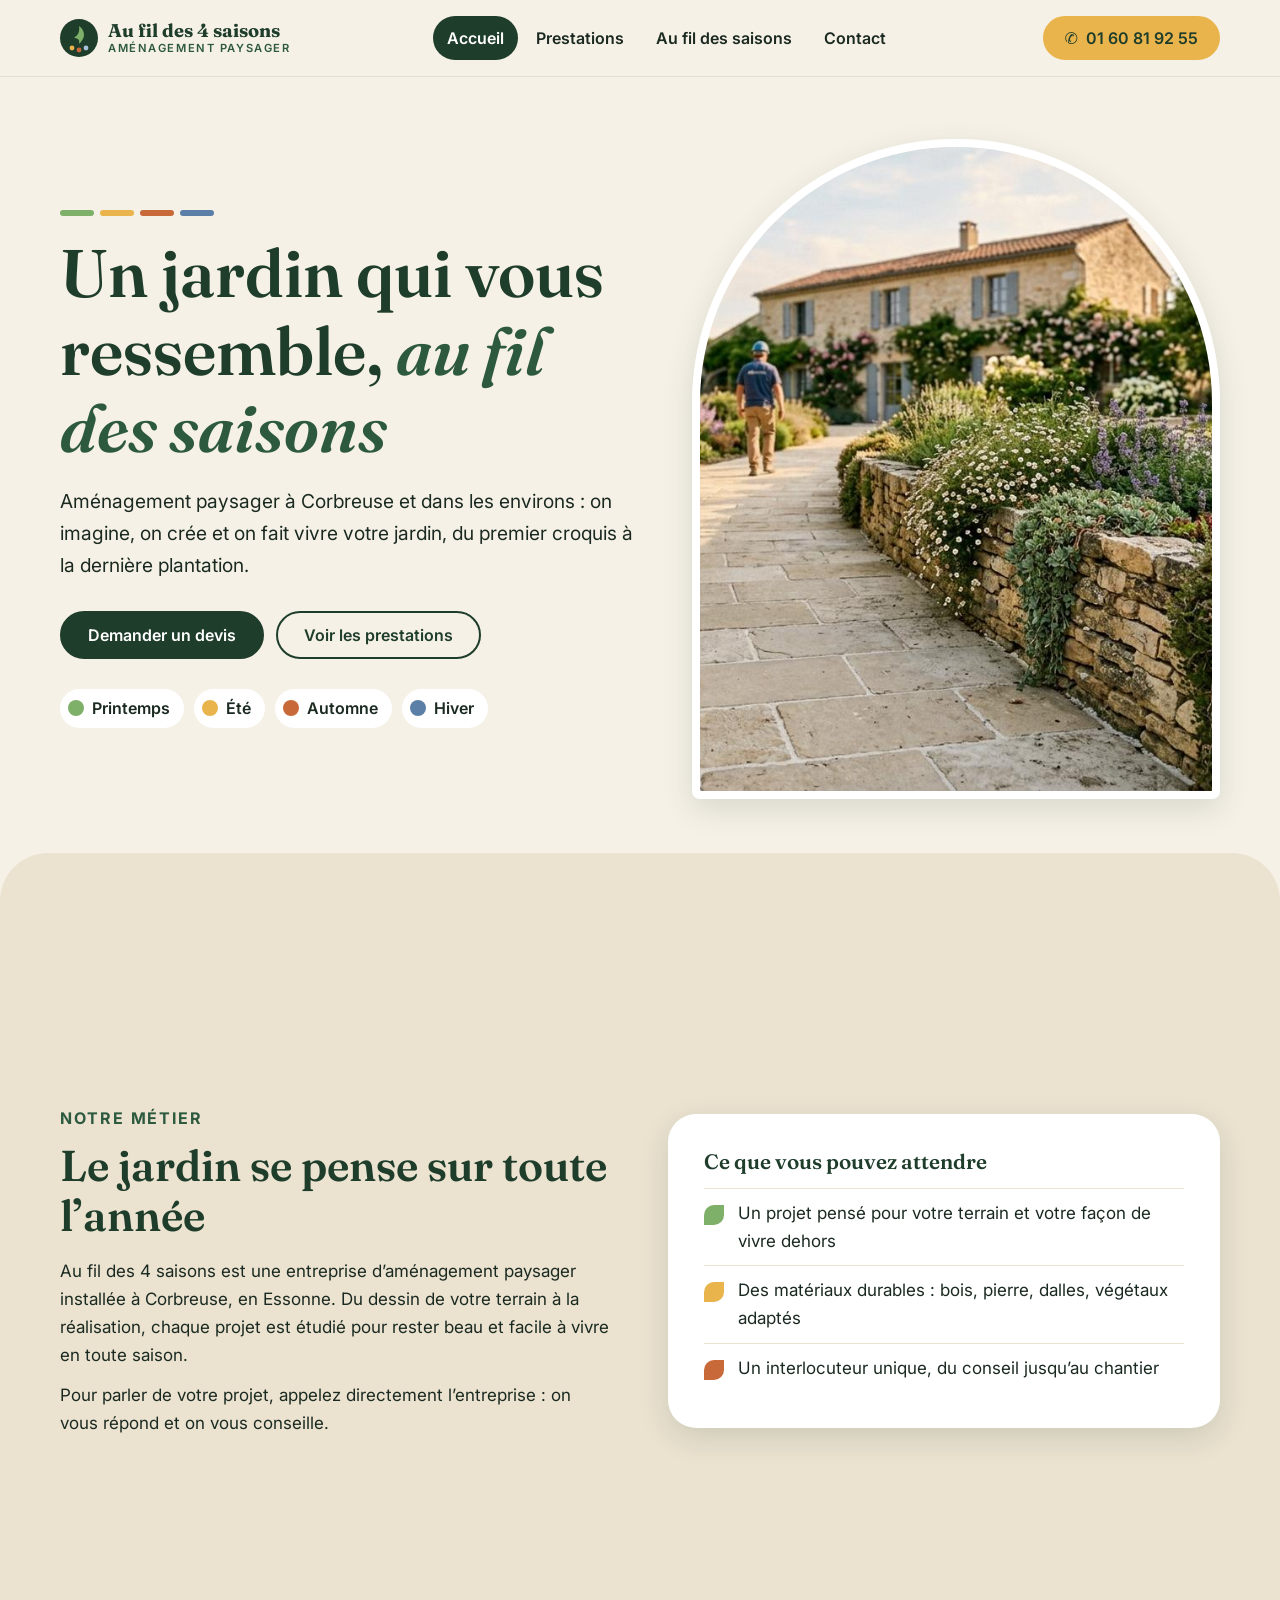
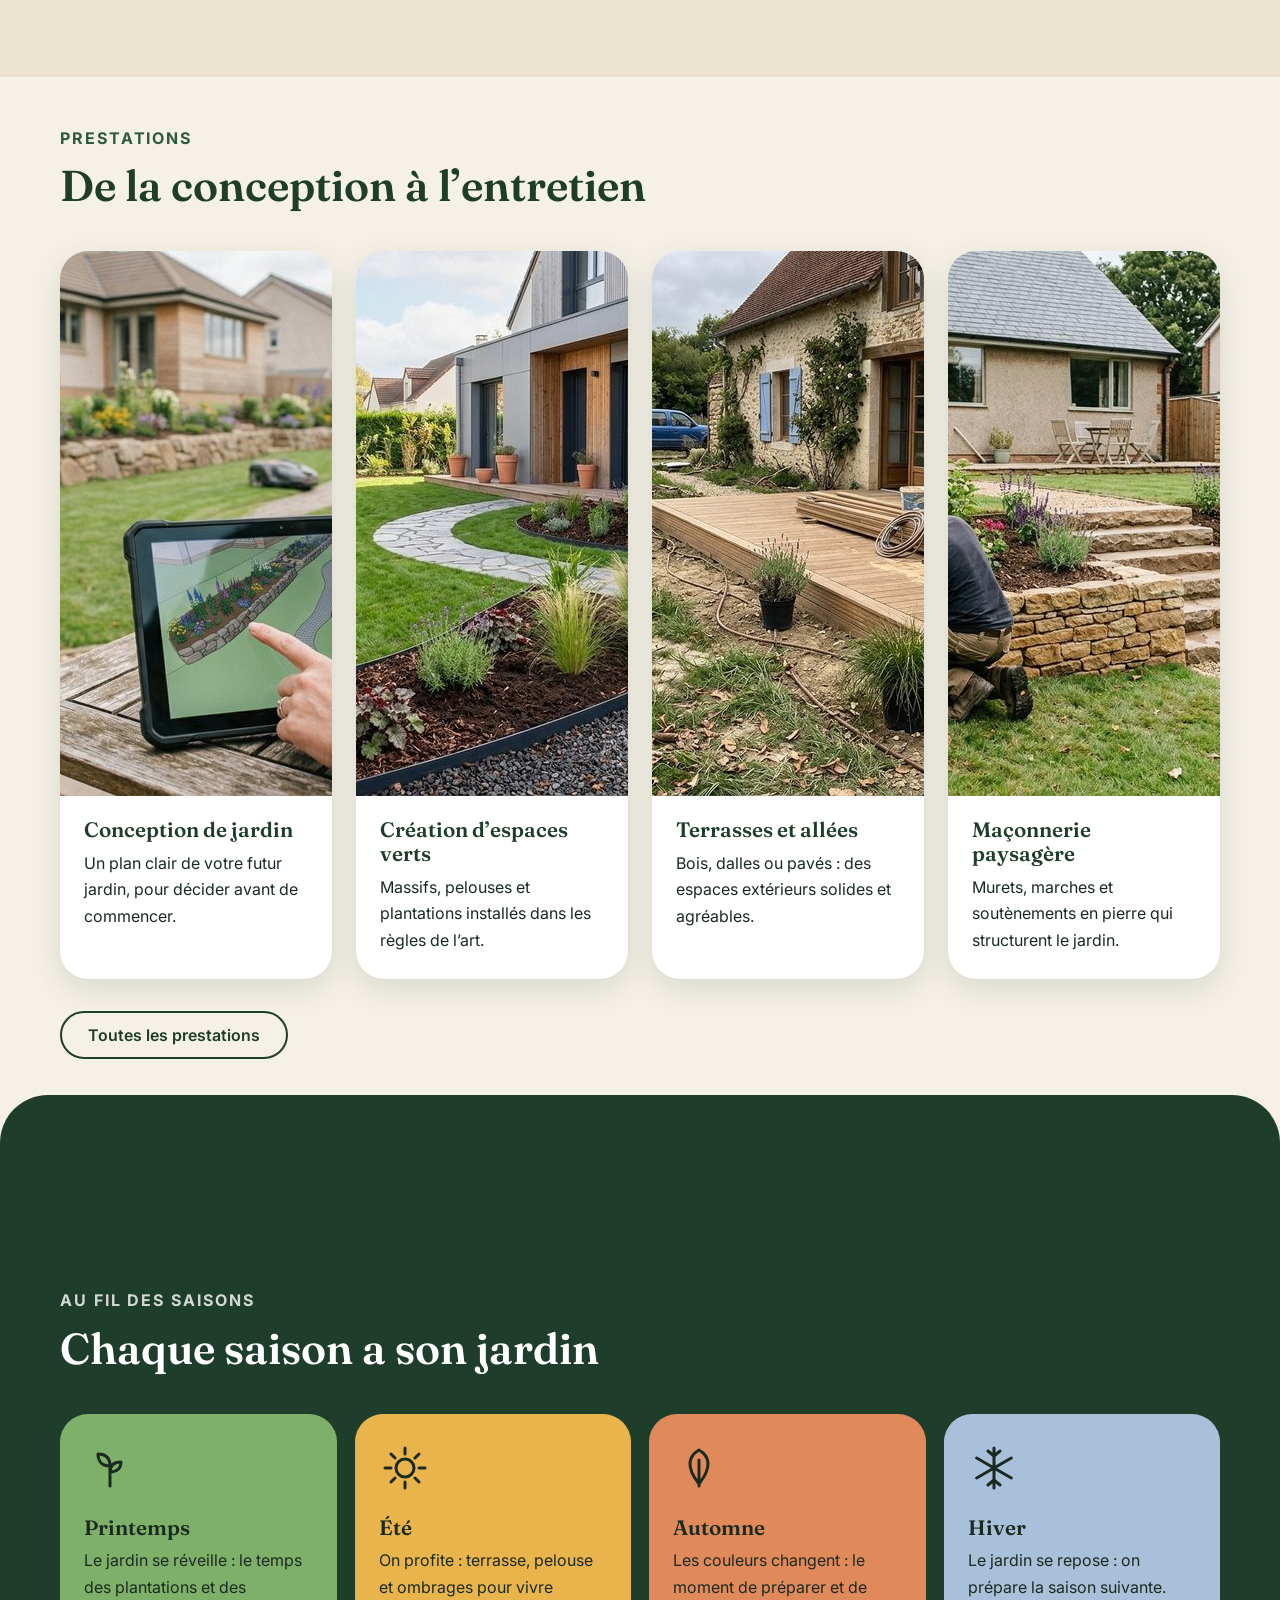
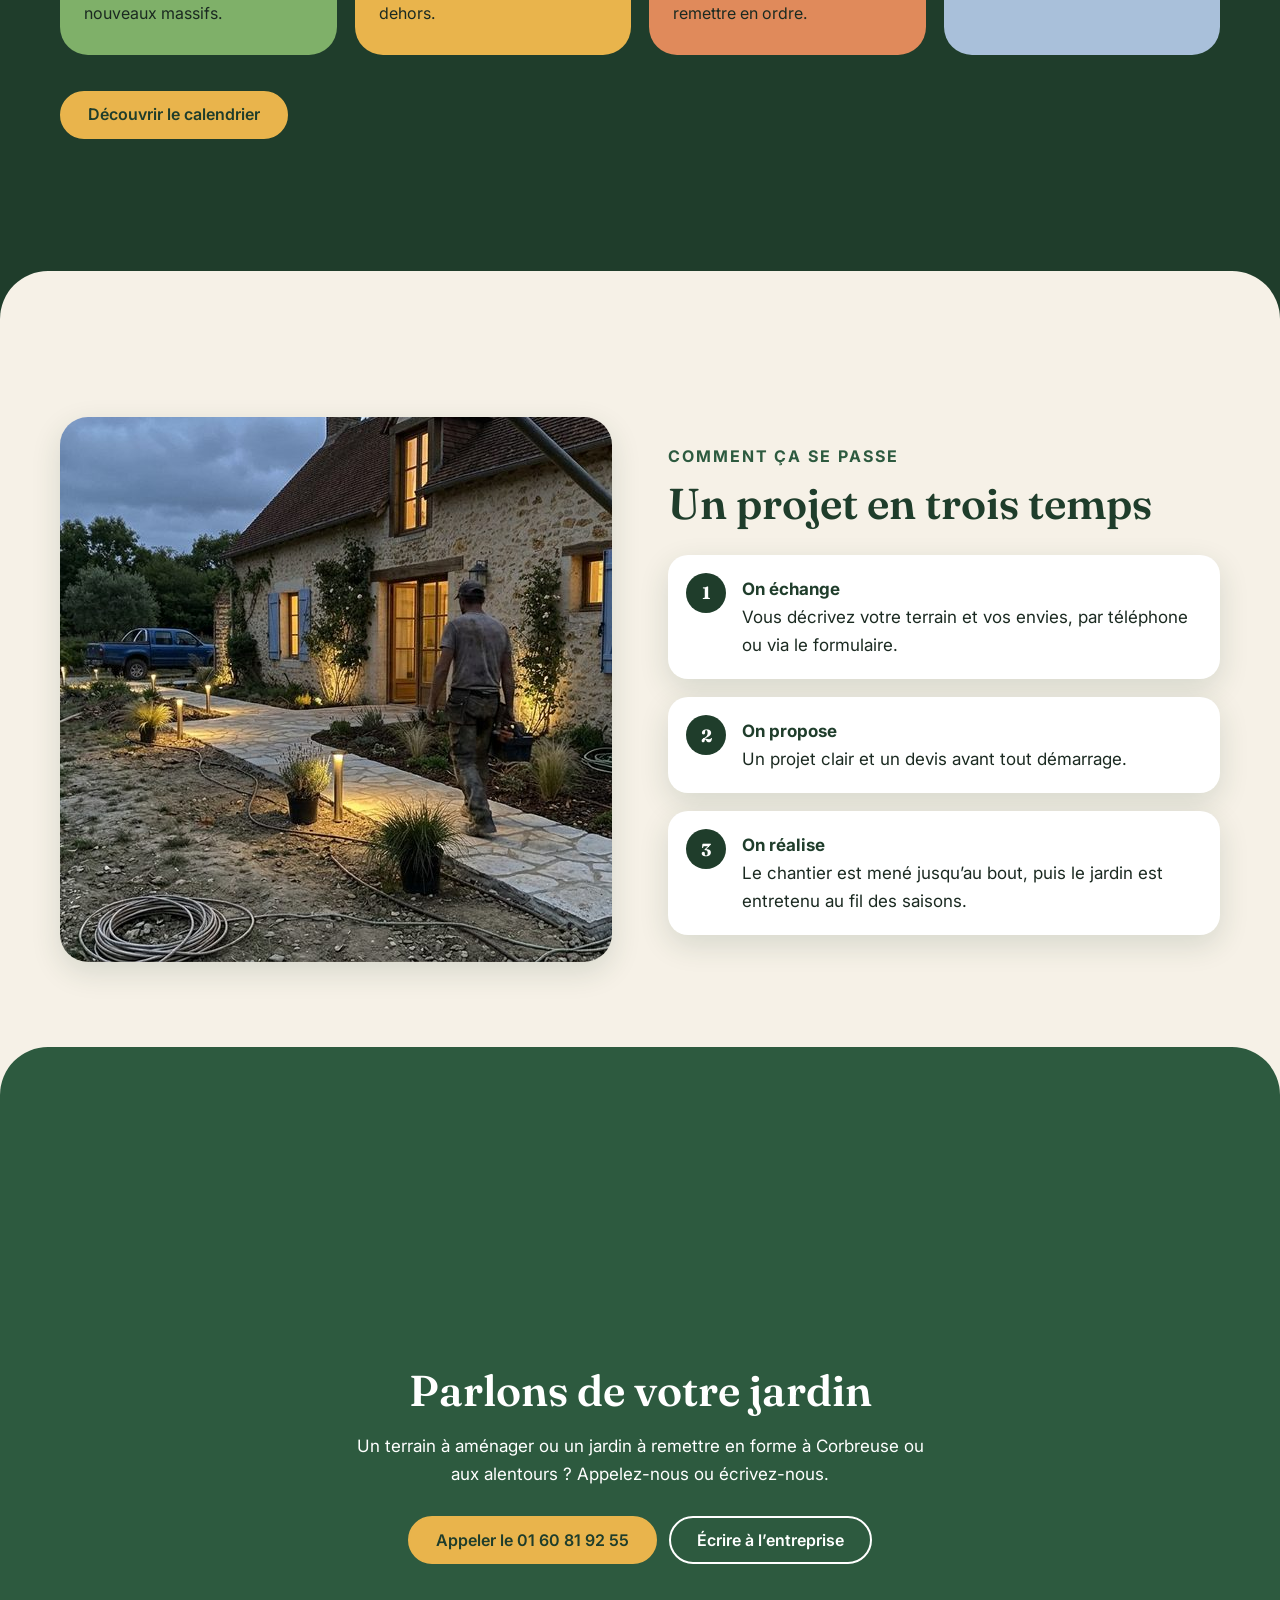
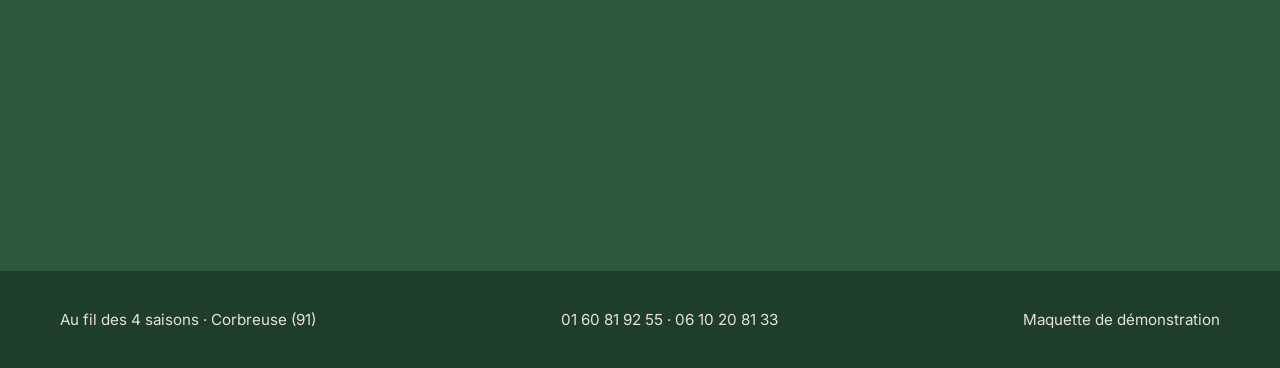
<file: index.html>
<!DOCTYPE html>
<html lang="fr"><head><meta charset="utf-8"><meta name="viewport" content="width=device-width,initial-scale=1">
<title>Au fil des 4 saisons, aménagement paysager à Corbreuse (91)</title>
<meta name="description" content="Au fil des 4 saisons, aménagement paysager à Corbreuse (91) : conception, création et entretien de jardins. Appelez le 01 60 81 92 55.">
<meta name="robots" content="noindex, nofollow">
<link rel="icon" href="data:image/svg+xml,%3Csvg xmlns='http://www.w3.org/2000/svg' viewBox='0 0 32 32'%3E%3Crect width='32' height='32' rx='8' fill='%231f3d2b'/%3E%3Cpath d='M16 6c6 4 8 10 0 20C8 16 10 10 16 6z' fill='%237fb069'/%3E%3C/svg%3E">
<link rel="preconnect" href="https://fonts.googleapis.com"><link rel="preconnect" href="https://fonts.gstatic.com" crossorigin>
<link rel="stylesheet" href="https://fonts.googleapis.com/css2?family=Fraunces:wght@600;700&family=Inter:wght@400;600;700&display=swap">
<link rel="stylesheet" href="css/style.css"></head><body>
<header><div class="wrap nav">
<a class="logo" href="https://webaunet.github.io/au-fil-des-4-saisons/" aria-label="Au fil des 4 saisons, accueil"><svg width="38" height="38" viewBox="0 0 38 38" aria-hidden="true"><circle cx="19" cy="19" r="19" fill="#1f3d2b"/><path d="M19 7c1 6-1 9-5 12 4 0 6 2 5 6 3-3 5-6 5-9 0-4-2-7-5-9z" fill="#7fb069"/><circle cx="12" cy="29" r="2.4" fill="#e9b44c"/><circle cx="19" cy="31" r="2.4" fill="#c8693a"/><circle cx="26" cy="29" r="2.4" fill="#a9c0da"/></svg><span>Au fil des 4 saisons<small>Aménagement paysager</small></span></a>
<nav id="menu" aria-label="Navigation principale"><ul>
<li><a href="index.html" aria-current="page">Accueil</a></li><li><a href="prestations.html">Prestations</a></li><li><a href="saisons.html">Au fil des saisons</a></li><li><a href="contact.html">Contact</a></li></ul></nav>
<div class="droite"><a class="btn tel" href="tel:+33160819255" aria-label="Appeler le 01 60 81 92 55">&#9990; <span>01 60 81 92 55</span></a>
<button class="burger" type="button" aria-expanded="false" aria-controls="menu" aria-label="Ouvrir le menu"><span></span></button></div>
</div></header>
<main>
<section class="hero"><div class="wrap">
<div><div class="fil" aria-hidden="true"><i></i><i></i><i></i><i></i></div>
<h1>Un jardin qui vous ressemble, <em style="color:var(--vert2)">au fil des saisons</em></h1>
<p class="lead">Aménagement paysager à Corbreuse et dans les environs : on imagine, on crée et on fait vivre votre jardin, du premier croquis à la dernière plantation.</p>
<div class="btns"><a class="btn" href="contact.html">Demander un devis</a><a class="btn clair" href="prestations.html">Voir les prestations</a></div>
<div class="pastilles"><span><b style="background:var(--pr)"></b>Printemps</span><span><b style="background:var(--et)"></b>Été</span><span><b style="background:var(--au)"></b>Automne</span><span><b style="background:var(--hi)"></b>Hiver</span></div></div>
<div class="arche"><img src="images/allee-jardin-muret.jpg" width="1400" height="764" alt="Allée dallée bordée d’un muret en pierre et de massifs fleuris, devant une maison de campagne"></div>
</div></section>
<section class="apropos"><div class="wrap deux">
<div><span class="sur">Notre métier</span><h2>Le jardin se pense sur toute l’année</h2>
<p style="margin-top:16px">Au fil des 4 saisons est une entreprise d’aménagement paysager installée à Corbreuse, en Essonne. Du dessin de votre terrain à la réalisation, chaque projet est étudié pour rester beau et facile à vivre en toute saison.</p>
<p style="margin-top:12px">Pour parler de votre projet, appelez directement l’entreprise : on vous répond et on vous conseille.</p></div>
<div class="carte-a"><h3>Ce que vous pouvez attendre</h3><ul><li>Un projet pensé pour votre terrain et votre façon de vivre dehors</li><li>Des matériaux durables : bois, pierre, dalles, végétaux adaptés</li><li>Un interlocuteur unique, du conseil jusqu’au chantier</li></ul></div>
</div></section>
<section class="presta"><div class="wrap"><span class="sur">Prestations</span><h2>De la conception à l’entretien</h2>
<div class="grille g4">
<article class="carte"><img loading="lazy" src="images/conception-jardin.jpg" width="1000" height="545" alt="Étude d’un plan de jardin sur une tablette autour d’une table en bois"><div><h3>Conception de jardin</h3><p>Un plan clair de votre futur jardin, pour décider avant de commencer.</p></div></article>
<article class="carte"><img loading="lazy" src="images/creation-espace-vert.jpg" width="1000" height="545" alt="Jardinier plantant un massif devant une maison"><div><h3>Création d’espaces verts</h3><p>Massifs, pelouses et plantations installés dans les règles de l’art.</p></div></article>
<article class="carte"><img loading="lazy" src="images/terrasse-bois.jpg" width="1000" height="545" alt="Pose d’une terrasse en bois devant une maison en pierre"><div><h3>Terrasses et allées</h3><p>Bois, dalles ou pavés : des espaces extérieurs solides et agréables.</p></div></article>
<article class="carte"><img loading="lazy" src="images/maconnerie-paysagere.jpg" width="1000" height="545" alt="Maçon montant un muret en pierre avec escalier dans un jardin"><div><h3>Maçonnerie paysagère</h3><p>Murets, marches et soutènements en pierre qui structurent le jardin.</p></div></article>
</div><div class="btns" style="margin-top:32px"><a class="btn clair" href="prestations.html">Toutes les prestations</a></div></div></section>
<section class="saisons"><div class="wrap"><span class="sur">Au fil des saisons</span><h2>Chaque saison a son jardin</h2>
<div class="quatre">
<div class="s pr"><svg viewBox="0 0 52 52" aria-hidden="true"><path d="M26 44V24M26 24c-8 0-12-5-12-12 8 0 12 4 12 12zm0 6c7 0 11-4 11-10-7 0-11 3-11 10z" fill="none" stroke="#1b2a21" stroke-width="3" stroke-linecap="round" stroke-linejoin="round"/></svg><h3>Printemps</h3><p>Le jardin se réveille : le temps des plantations et des nouveaux massifs.</p></div>
<div class="s et"><svg viewBox="0 0 52 52" aria-hidden="true"><circle cx="26" cy="26" r="9" fill="none" stroke="#1b2a21" stroke-width="3"/><path d="M26 6v6M26 40v6M6 26h6M40 26h6M12 12l4 4M36 36l4 4M40 12l-4 4M16 36l-4 4" stroke="#1b2a21" stroke-width="3" stroke-linecap="round"/></svg><h3>Été</h3><p>On profite : terrasse, pelouse et ombrages pour vivre dehors.</p></div>
<div class="s au"><svg viewBox="0 0 52 52" aria-hidden="true"><path d="M26 8c10 6 14 16 0 34C12 24 16 14 26 8zM26 18v26" fill="none" stroke="#1b2a21" stroke-width="3" stroke-linecap="round" stroke-linejoin="round"/></svg><h3>Automne</h3><p>Les couleurs changent : le moment de préparer et de remettre en ordre.</p></div>
<div class="s hi"><svg viewBox="0 0 52 52" aria-hidden="true"><path d="M26 6v40M8.700 16l34.600 20M8.700 36l34.600-20M20 9l6 5 6-5M20 43l6-5 6 5" fill="none" stroke="#1b2a21" stroke-width="3" stroke-linecap="round" stroke-linejoin="round"/></svg><h3>Hiver</h3><p>Le jardin se repose : on prépare la saison suivante.</p></div>
</div><div class="btns" style="margin-top:36px"><a class="btn ocre" href="saisons.html">Découvrir le calendrier</a></div></div></section>
<section class="etapes"><div class="wrap deux">
<div class="photo-r"><img loading="lazy" src="images/allee-dallee-eclairage.jpg" width="1000" height="545" alt="Allée en dalles et éclairage de jardin au crépuscule devant une maison"></div>
<div><span class="sur">Comment ça se passe</span><h2>Un projet en trois temps</h2>
<ol><li><strong>On échange</strong>Vous décrivez votre terrain et vos envies, par téléphone ou via le formulaire.</li><li><strong>On propose</strong>Un projet clair et un devis avant tout démarrage.</li><li><strong>On réalise</strong>Le chantier est mené jusqu’au bout, puis le jardin est entretenu au fil des saisons.</li></ol></div>
</div></section>
<section class="cta"><div class="wrap"><h2>Parlons de votre jardin</h2><p>Un terrain à aménager ou un jardin à remettre en forme à Corbreuse ou aux alentours ? Appelez-nous ou écrivez-nous.</p>
<div class="btns"><a class="btn ocre" href="tel:+33160819255">Appeler le 01 60 81 92 55</a><a class="btn clair" href="contact.html">Écrire à l’entreprise</a></div></div></section>
</main>
<footer><div class="wrap"><span>Au fil des 4 saisons · Corbreuse (91)</span><span><a href="tel:+33160819255">01 60 81 92 55</a> · <a href="tel:+33610208133">06 10 20 81 33</a></span><span>Maquette de démonstration</span></div></footer>
<script src="js/main.js"></script></body></html>
</file>
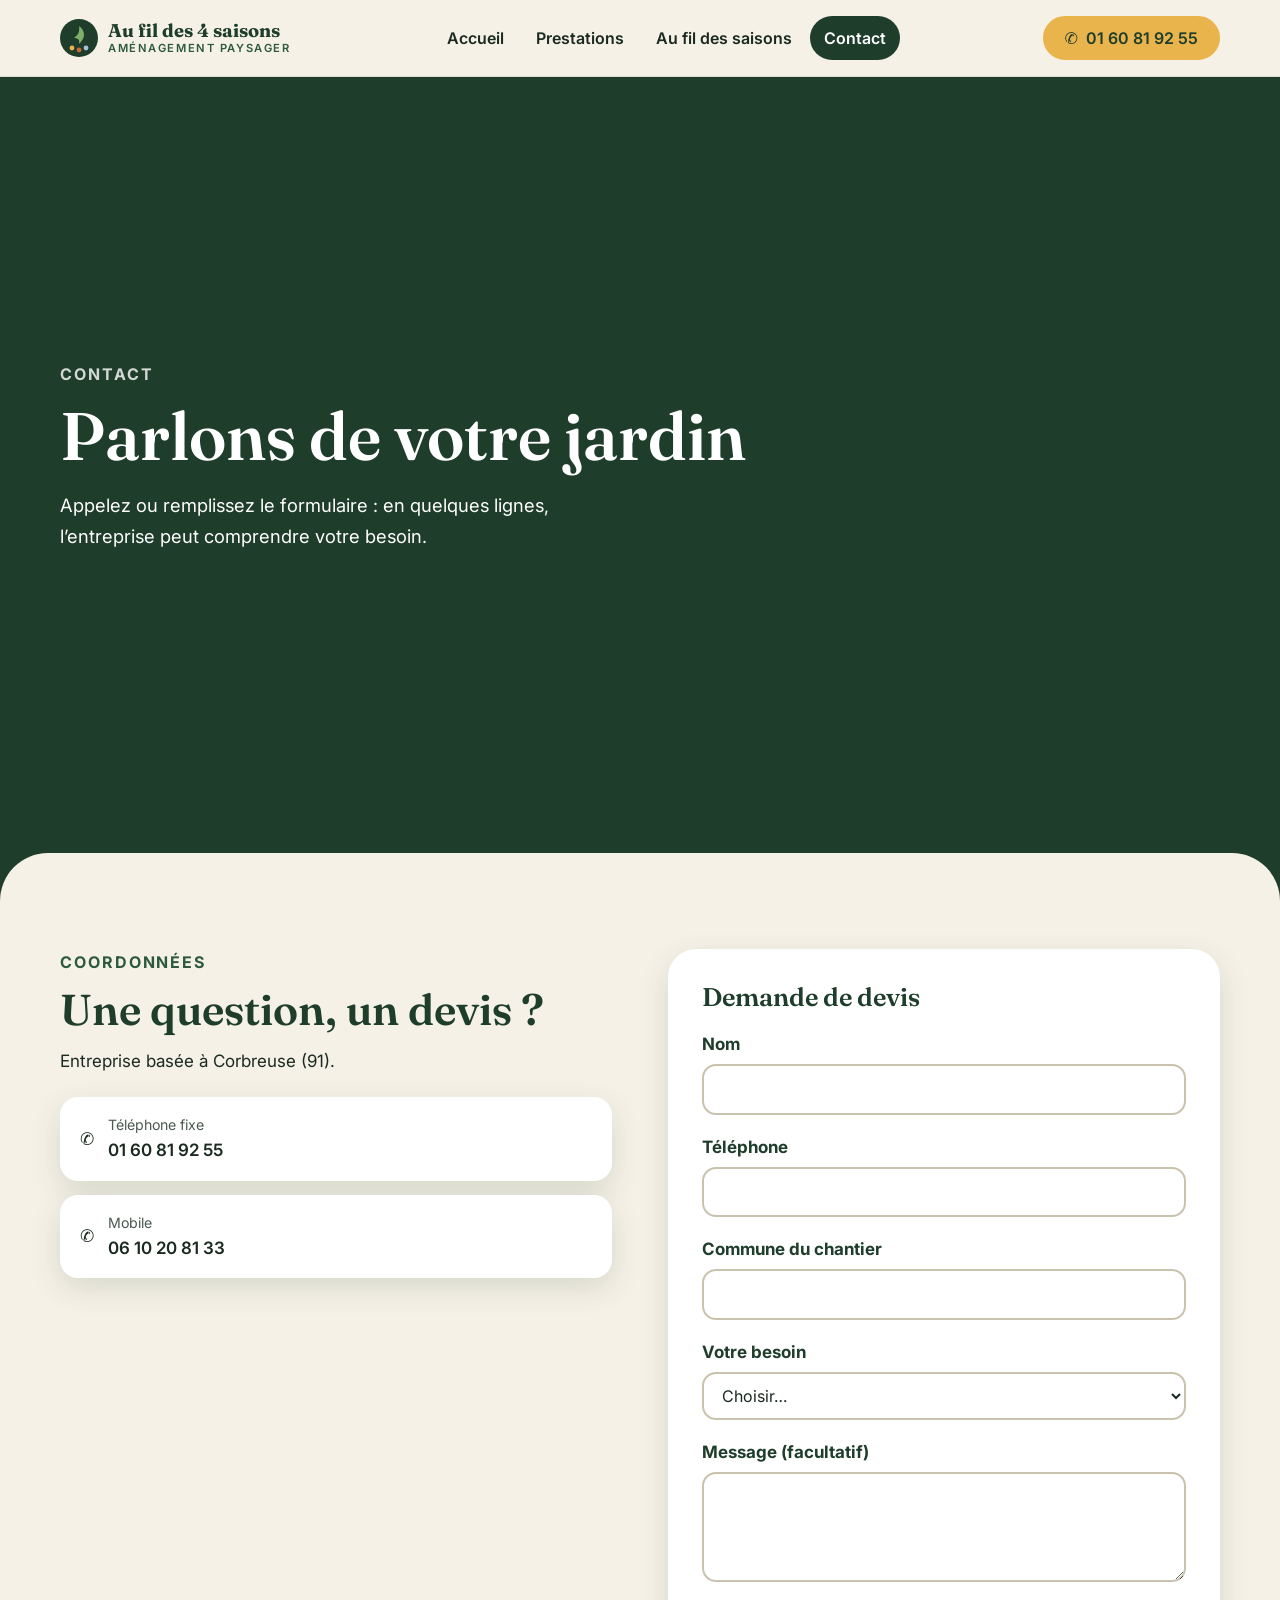
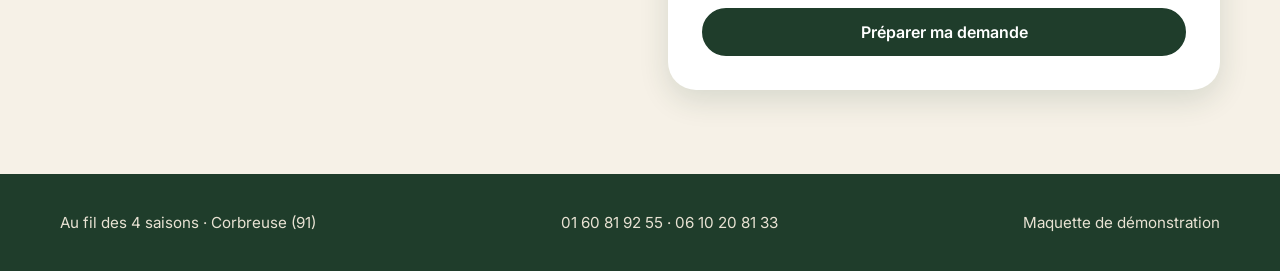
<file: contact.html>
<!DOCTYPE html>
<html lang="fr"><head><meta charset="utf-8"><meta name="viewport" content="width=device-width,initial-scale=1">
<title>Contact et devis | Au fil des 4 saisons, aménagement paysager à Corbreuse</title>
<meta name="description" content="Contactez Au fil des 4 saisons à Corbreuse (91) : téléphone 01 60 81 92 55 ou 06 10 20 81 33, ou demande de devis en ligne.">
<meta name="robots" content="noindex, nofollow">
<link rel="icon" href="data:image/svg+xml,%3Csvg xmlns='http://www.w3.org/2000/svg' viewBox='0 0 32 32'%3E%3Crect width='32' height='32' rx='8' fill='%231f3d2b'/%3E%3Cpath d='M16 6c6 4 8 10 0 20C8 16 10 10 16 6z' fill='%237fb069'/%3E%3C/svg%3E">
<link rel="preconnect" href="https://fonts.googleapis.com"><link rel="preconnect" href="https://fonts.gstatic.com" crossorigin>
<link rel="stylesheet" href="https://fonts.googleapis.com/css2?family=Fraunces:wght@600;700&family=Inter:wght@400;600;700&display=swap">
<link rel="stylesheet" href="css/style.css"></head><body>
<header><div class="wrap nav">
<a class="logo" href="https://webaunet.github.io/au-fil-des-4-saisons/" aria-label="Au fil des 4 saisons, accueil"><svg width="38" height="38" viewBox="0 0 38 38" aria-hidden="true"><circle cx="19" cy="19" r="19" fill="#1f3d2b"/><path d="M19 7c1 6-1 9-5 12 4 0 6 2 5 6 3-3 5-6 5-9 0-4-2-7-5-9z" fill="#7fb069"/><circle cx="12" cy="29" r="2.4" fill="#e9b44c"/><circle cx="19" cy="31" r="2.4" fill="#c8693a"/><circle cx="26" cy="29" r="2.4" fill="#a9c0da"/></svg><span>Au fil des 4 saisons<small>Aménagement paysager</small></span></a>
<nav id="menu" aria-label="Navigation principale"><ul>
<li><a href="index.html">Accueil</a></li><li><a href="prestations.html">Prestations</a></li><li><a href="saisons.html">Au fil des saisons</a></li><li><a href="contact.html" aria-current="page">Contact</a></li></ul></nav>
<div class="droite"><a class="btn tel" href="tel:+33160819255" aria-label="Appeler le 01 60 81 92 55">&#9990; <span>01 60 81 92 55</span></a>
<button class="burger" type="button" aria-expanded="false" aria-controls="menu" aria-label="Ouvrir le menu"><span></span></button></div>
</div></header>
<main>
<section class="entete" style="padding-bottom:96px"><div class="wrap" style="grid-template-columns:1fr">
<div><span class="sur">Contact</span><h1>Parlons de votre jardin</h1>
<p>Appelez ou remplissez le formulaire : en quelques lignes, l’entreprise peut comprendre votre besoin.</p></div></div></section>
<section class="bloc" style="padding-bottom:84px"><div class="wrap deux" style="align-items:start">
<div><span class="sur">Coordonnées</span><h2>Une question, un devis ?</h2><p style="margin-top:12px">Entreprise basée à Corbreuse (91).</p>
<div class="coord"><a href="tel:+33160819255">&#9990;<span><small>Téléphone fixe</small>01 60 81 92 55</span></a><a href="tel:+33610208133">&#9990;<span><small>Mobile</small>06 10 20 81 33</span></a></div></div>
<div class="formcarte"><h2 style="font-size:1.6rem">Demande de devis</h2>
<form id="devis" novalidate style="margin-top:18px">
<div class="champ"><label for="nom">Nom</label><input id="nom" name="nom" type="text" autocomplete="name" required aria-describedby="nom-err"><div class="err" id="nom-err" role="alert"></div></div>
<div class="champ"><label for="tel">Téléphone</label><input id="tel" name="tel" type="tel" autocomplete="tel" inputmode="tel" required aria-describedby="tel-err"><div class="err" id="tel-err" role="alert"></div></div>
<div class="champ"><label for="commune">Commune du chantier</label><input id="commune" name="commune" type="text" autocomplete="address-level2" required aria-describedby="commune-err"><div class="err" id="commune-err" role="alert"></div></div>
<div class="champ"><label for="besoin">Votre besoin</label><select id="besoin" name="besoin" required aria-describedby="besoin-err"><option value="">Choisir…</option><option>Conception de jardin</option><option>Création d’espaces verts</option><option>Terrasse ou allée</option><option>Maçonnerie paysagère</option><option>Entretien du jardin</option><option>Autre demande</option></select><div class="err" id="besoin-err" role="alert"></div></div>
<div class="champ"><label for="message">Message (facultatif)</label><textarea id="message" name="message"></textarea></div>
<button class="btn" type="submit">Préparer ma demande</button></form>
<div class="recap" id="recap" aria-live="polite"><div class="confirm" id="confirm" tabindex="-1">Votre demande est prête : envoyez-la par SMS ou copiez-la.</div><pre id="recap-texte"></pre>
<div class="btns"><a class="btn" id="sms" href="sms:+33610208133">Envoyer par SMS</a><button class="btn clair" type="button" id="copier">Copier</button><a class="btn clair" href="tel:+33160819255">Appeler</a></div></div></div>
</div></section>
</main>
<footer><div class="wrap"><span>Au fil des 4 saisons · Corbreuse (91)</span><span><a href="tel:+33160819255">01 60 81 92 55</a> · <a href="tel:+33610208133">06 10 20 81 33</a></span><span>Maquette de démonstration</span></div></footer>
<script src="js/main.js"></script></body></html>
</file>
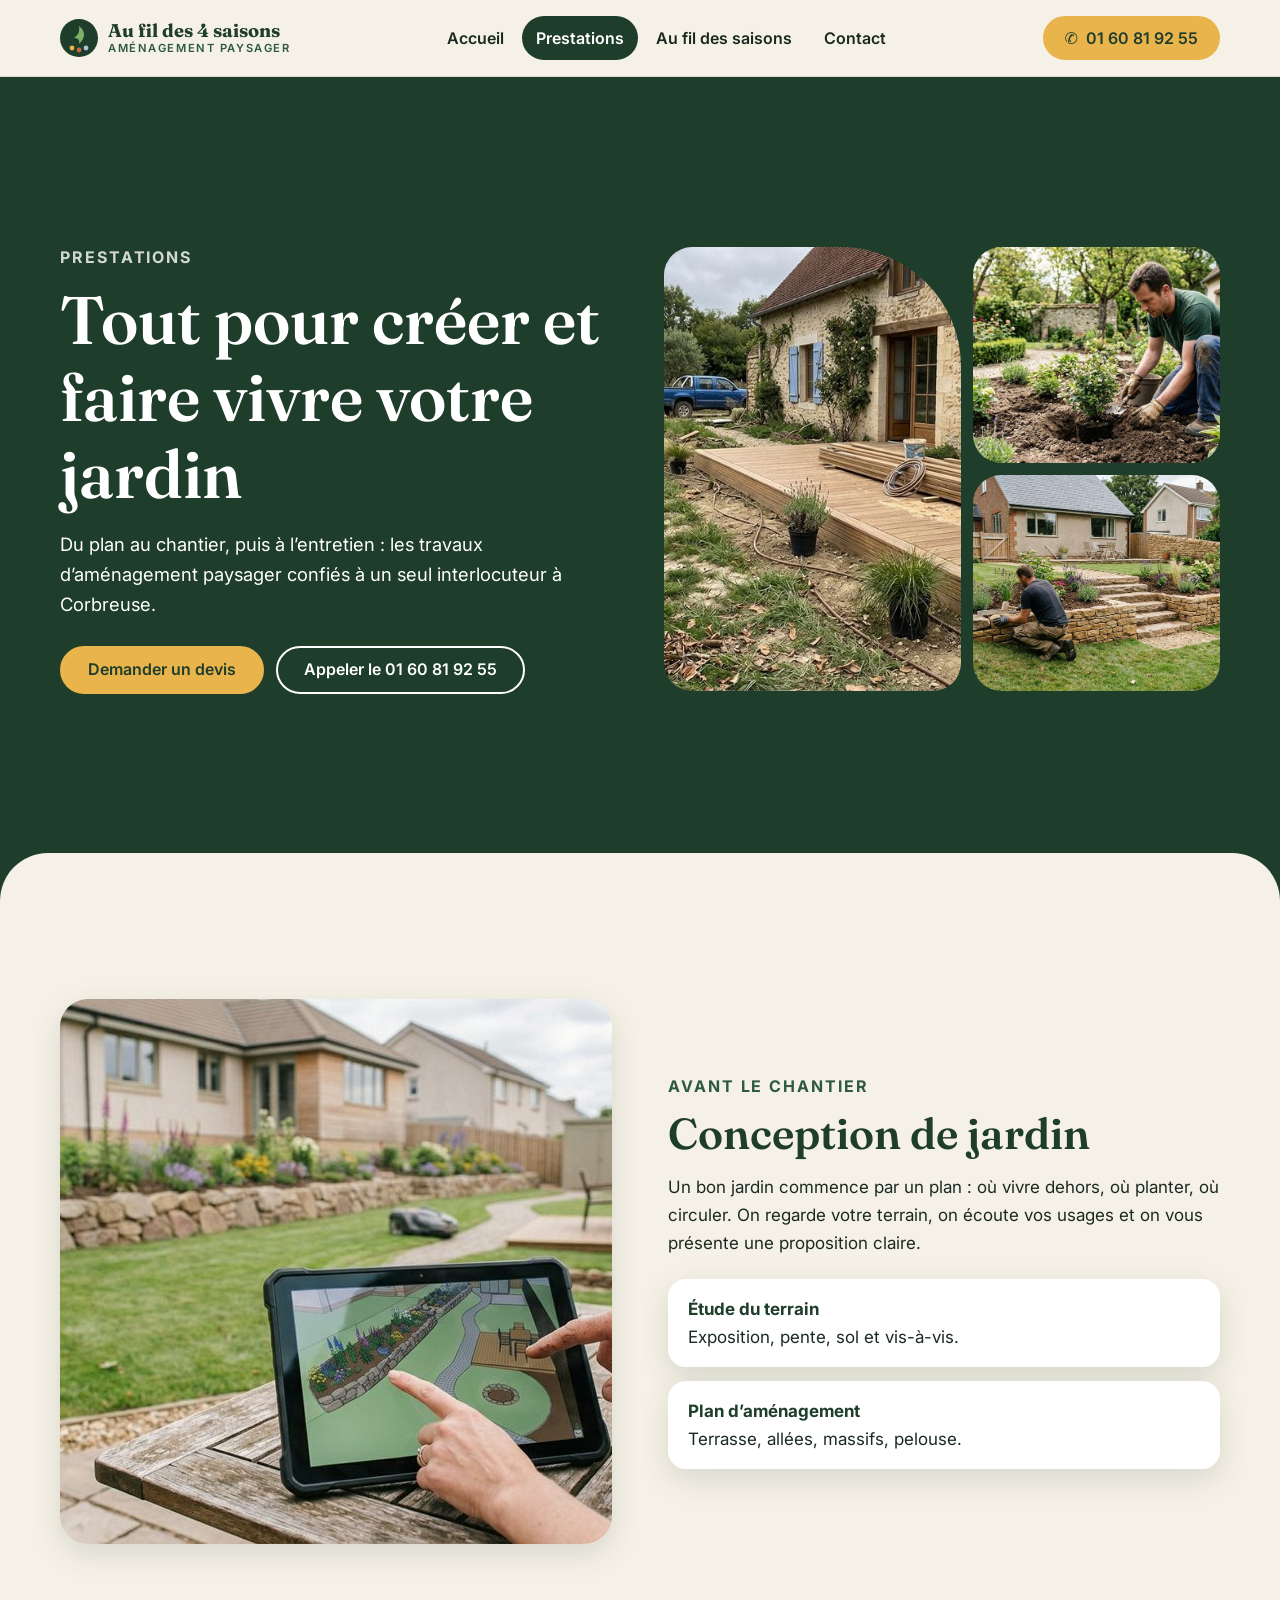
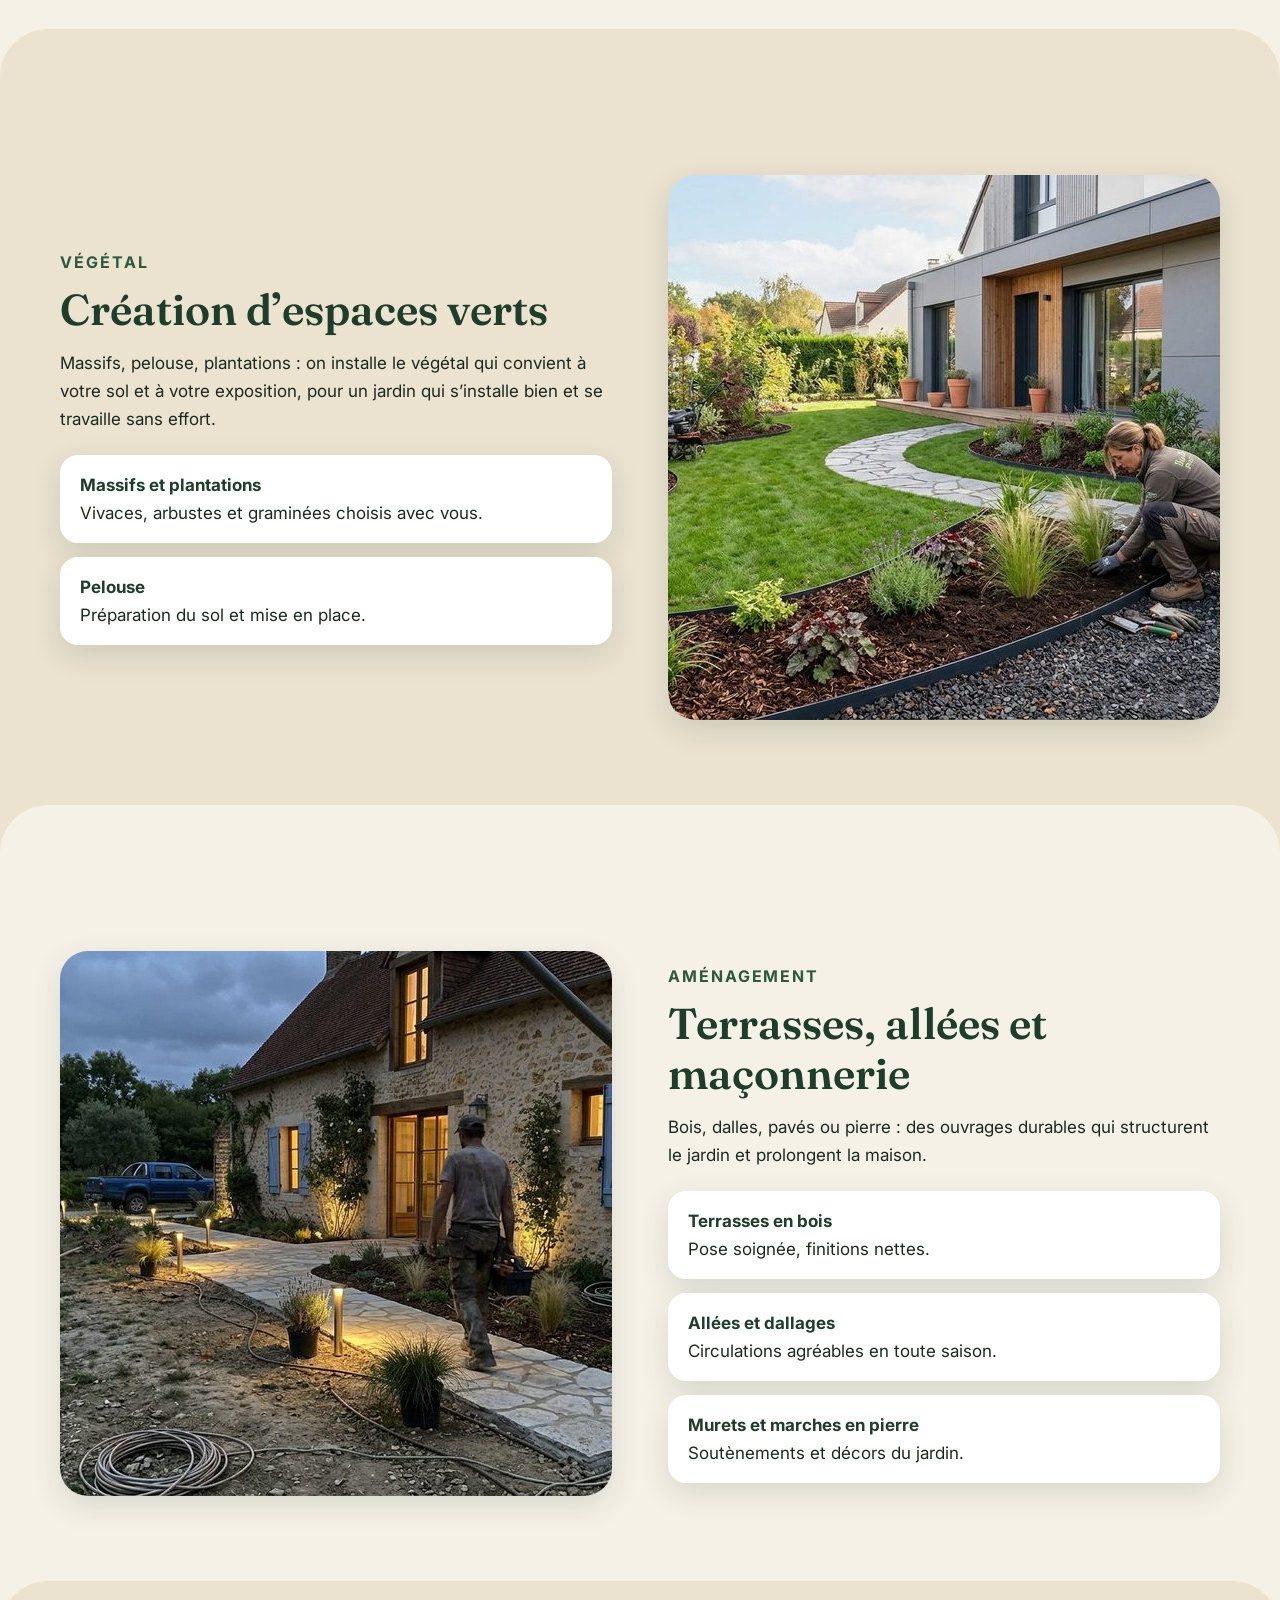
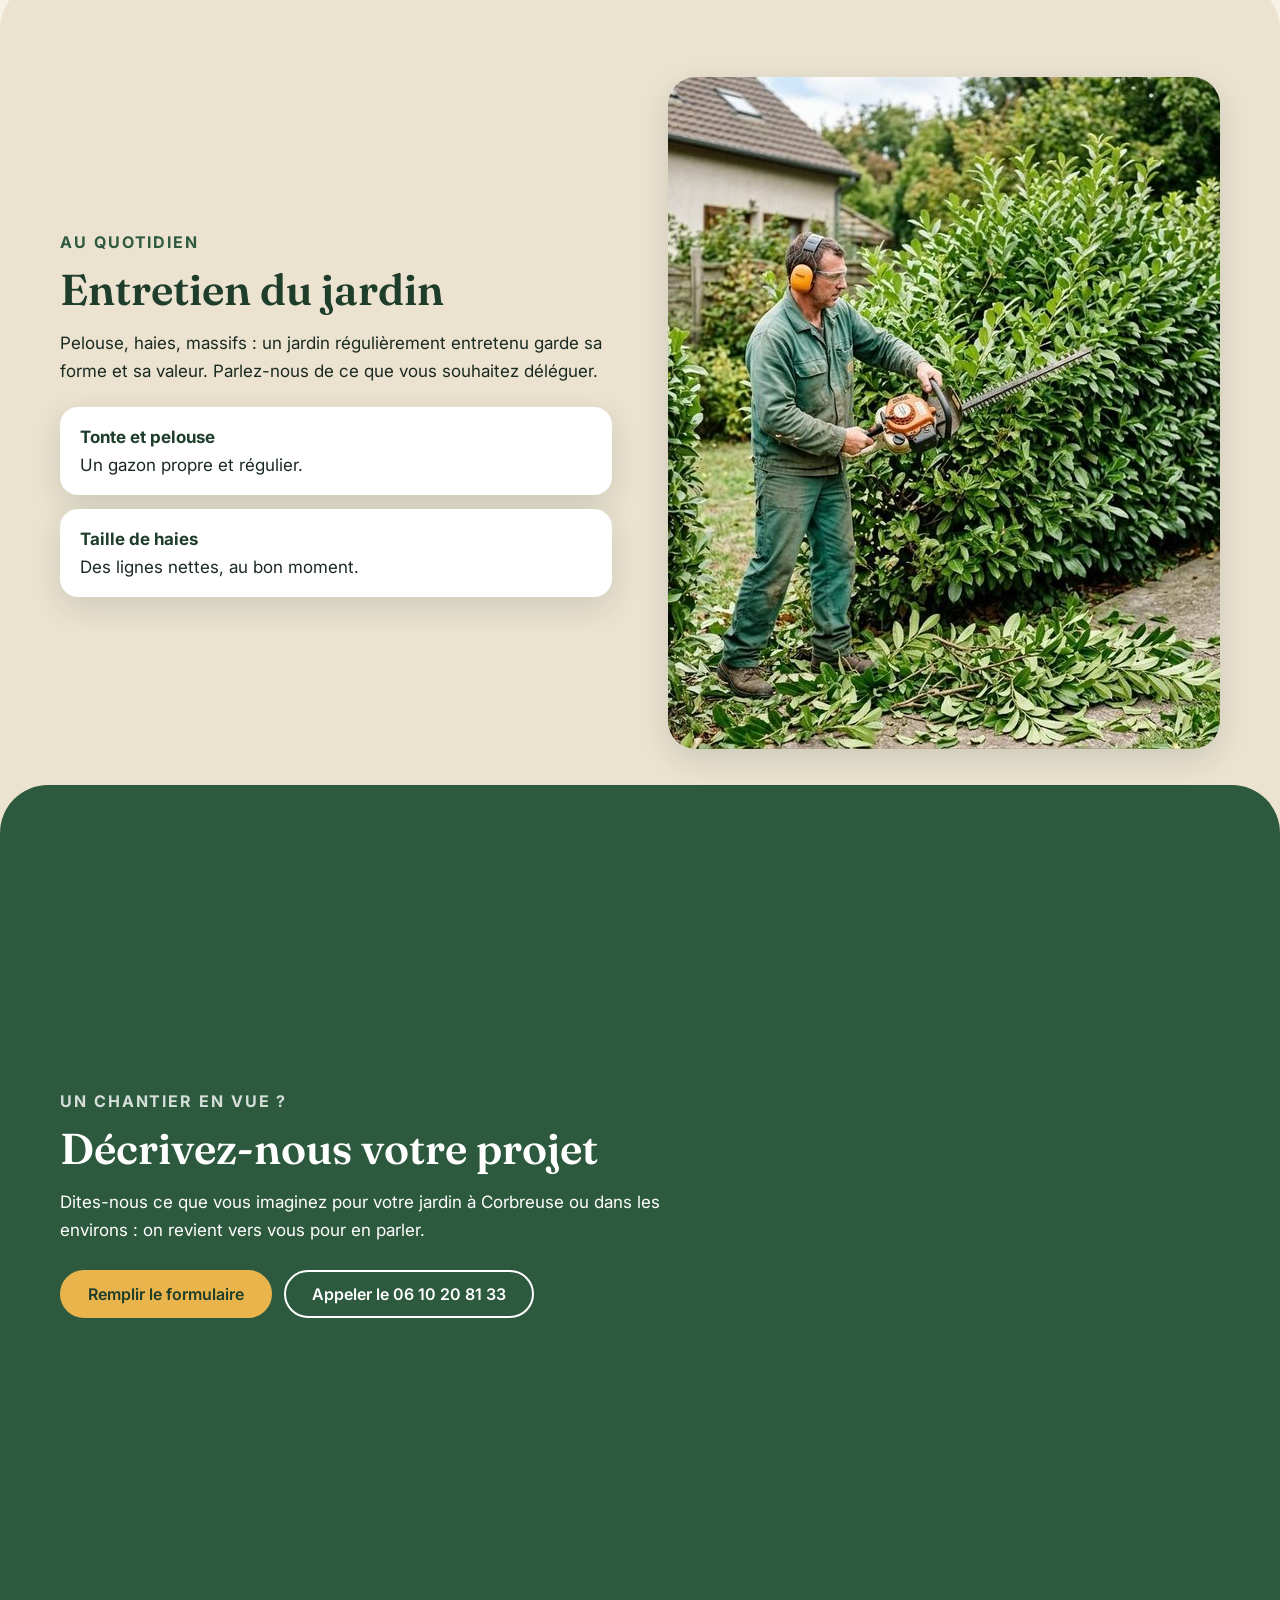
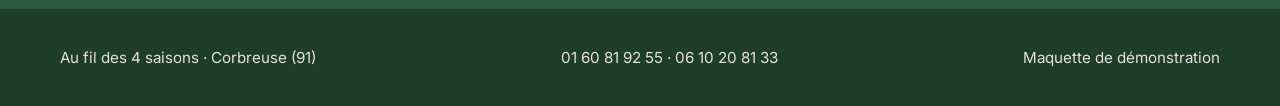
<file: prestations.html>
<!DOCTYPE html>
<html lang="fr"><head><meta charset="utf-8"><meta name="viewport" content="width=device-width,initial-scale=1">
<title>Prestations d’aménagement paysager à Corbreuse (91) | Au fil des 4 saisons</title>
<meta name="description" content="Conception, création d’espaces verts, terrasses, allées, maçonnerie paysagère et entretien de jardin à Corbreuse (91) avec Au fil des 4 saisons.">
<meta name="robots" content="noindex, nofollow">
<link rel="icon" href="data:image/svg+xml,%3Csvg xmlns='http://www.w3.org/2000/svg' viewBox='0 0 32 32'%3E%3Crect width='32' height='32' rx='8' fill='%231f3d2b'/%3E%3Cpath d='M16 6c6 4 8 10 0 20C8 16 10 10 16 6z' fill='%237fb069'/%3E%3C/svg%3E">
<link rel="preconnect" href="https://fonts.googleapis.com"><link rel="preconnect" href="https://fonts.gstatic.com" crossorigin>
<link rel="stylesheet" href="https://fonts.googleapis.com/css2?family=Fraunces:wght@600;700&family=Inter:wght@400;600;700&display=swap">
<link rel="stylesheet" href="css/style.css"></head><body>
<header><div class="wrap nav">
<a class="logo" href="https://webaunet.github.io/au-fil-des-4-saisons/" aria-label="Au fil des 4 saisons, accueil"><svg width="38" height="38" viewBox="0 0 38 38" aria-hidden="true"><circle cx="19" cy="19" r="19" fill="#1f3d2b"/><path d="M19 7c1 6-1 9-5 12 4 0 6 2 5 6 3-3 5-6 5-9 0-4-2-7-5-9z" fill="#7fb069"/><circle cx="12" cy="29" r="2.4" fill="#e9b44c"/><circle cx="19" cy="31" r="2.4" fill="#c8693a"/><circle cx="26" cy="29" r="2.4" fill="#a9c0da"/></svg><span>Au fil des 4 saisons<small>Aménagement paysager</small></span></a>
<nav id="menu" aria-label="Navigation principale"><ul>
<li><a href="index.html">Accueil</a></li><li><a href="prestations.html" aria-current="page">Prestations</a></li><li><a href="saisons.html">Au fil des saisons</a></li><li><a href="contact.html">Contact</a></li></ul></nav>
<div class="droite"><a class="btn tel" href="tel:+33160819255" aria-label="Appeler le 01 60 81 92 55">&#9990; <span>01 60 81 92 55</span></a>
<button class="burger" type="button" aria-expanded="false" aria-controls="menu" aria-label="Ouvrir le menu"><span></span></button></div>
</div></header>
<main>
<section class="entete"><div class="wrap">
<div><span class="sur">Prestations</span><h1>Tout pour créer et faire vivre votre jardin</h1>
<p>Du plan au chantier, puis à l’entretien : les travaux d’aménagement paysager confiés à un seul interlocuteur à Corbreuse.</p>
<div class="btns"><a class="btn ocre" href="contact.html">Demander un devis</a><a class="btn clair" href="tel:+33160819255">Appeler le 01 60 81 92 55</a></div></div>
<div class="mosaique"><img src="images/terrasse-bois.jpg" width="1000" height="545" alt="Pose d’une terrasse en bois devant une maison en pierre"><img src="images/plantation.jpg" width="1000" height="546" alt="Jardinier plantant des vivaces dans un massif"><img src="images/maconnerie-paysagere.jpg" width="1000" height="545" alt="Muret en pierre et escalier de jardin en cours de montage"></div>
</div></section>
<section class="bloc"><div class="wrap deux">
<div class="photo-r"><img loading="lazy" src="images/conception-jardin.jpg" width="1000" height="545" alt="Plan de jardin affiché sur une tablette"></div>
<div><span class="sur">Avant le chantier</span><h2>Conception de jardin</h2><p style="margin-top:14px">Un bon jardin commence par un plan : où vivre dehors, où planter, où circuler. On regarde votre terrain, on écoute vos usages et on vous présente une proposition claire.</p>
<ul class="liste"><li><strong>Étude du terrain</strong>Exposition, pente, sol et vis-à-vis.</li><li><strong>Plan d’aménagement</strong>Terrasse, allées, massifs, pelouse.</li></ul></div>
</div></section>
<section class="bloc sable"><div class="wrap deux inverse">
<div class="photo-r"><img loading="lazy" src="images/creation-espace-vert.jpg" width="1000" height="545" alt="Massifs plantés le long d’une maison moderne"></div>
<div><span class="sur">Végétal</span><h2>Création d’espaces verts</h2><p style="margin-top:14px">Massifs, pelouse, plantations : on installe le végétal qui convient à votre sol et à votre exposition, pour un jardin qui s’installe bien et se travaille sans effort.</p>
<ul class="liste"><li><strong>Massifs et plantations</strong>Vivaces, arbustes et graminées choisis avec vous.</li><li><strong>Pelouse</strong>Préparation du sol et mise en place.</li></ul></div>
</div></section>
<section class="bloc"><div class="wrap deux">
<div class="photo-r"><img loading="lazy" src="images/allee-dallee-eclairage.jpg" width="1000" height="545" alt="Allée en dalles et éclairage extérieur devant une maison"></div>
<div><span class="sur">Aménagement</span><h2>Terrasses, allées et maçonnerie</h2><p style="margin-top:14px">Bois, dalles, pavés ou pierre : des ouvrages durables qui structurent le jardin et prolongent la maison.</p>
<ul class="liste"><li><strong>Terrasses en bois</strong>Pose soignée, finitions nettes.</li><li><strong>Allées et dallages</strong>Circulations agréables en toute saison.</li><li><strong>Murets et marches en pierre</strong>Soutènements et décors du jardin.</li></ul></div>
</div></section>
<section class="bloc sable"><div class="wrap deux inverse">
<div class="photo-r"><img loading="lazy" src="images/taille-haies.jpg" width="900" height="672" alt="Taille d’une haie de laurier au taille-haie"></div>
<div><span class="sur">Au quotidien</span><h2>Entretien du jardin</h2><p style="margin-top:14px">Pelouse, haies, massifs : un jardin régulièrement entretenu garde sa forme et sa valeur. Parlez-nous de ce que vous souhaitez déléguer.</p>
<ul class="liste"><li><strong>Tonte et pelouse</strong>Un gazon propre et régulier.</li><li><strong>Taille de haies</strong>Des lignes nettes, au bon moment.</li></ul></div>
</div></section>
<section class="bloc vert"><div class="wrap"><span class="sur" style="color:#fff;opacity:.8">Un chantier en vue ?</span><h2>Décrivez-nous votre projet</h2><p style="margin:14px 0 26px;max-width:36em">Dites-nous ce que vous imaginez pour votre jardin à Corbreuse ou dans les environs : on revient vers vous pour en parler.</p><div class="btns"><a class="btn ocre" href="contact.html">Remplir le formulaire</a><a class="btn clair" style="color:#fff;border-color:#fff" href="tel:+33610208133">Appeler le 06 10 20 81 33</a></div></div></section>
</main>
<footer><div class="wrap"><span>Au fil des 4 saisons · Corbreuse (91)</span><span><a href="tel:+33160819255">01 60 81 92 55</a> · <a href="tel:+33610208133">06 10 20 81 33</a></span><span>Maquette de démonstration</span></div></footer>
<script src="js/main.js"></script></body></html>
</file>
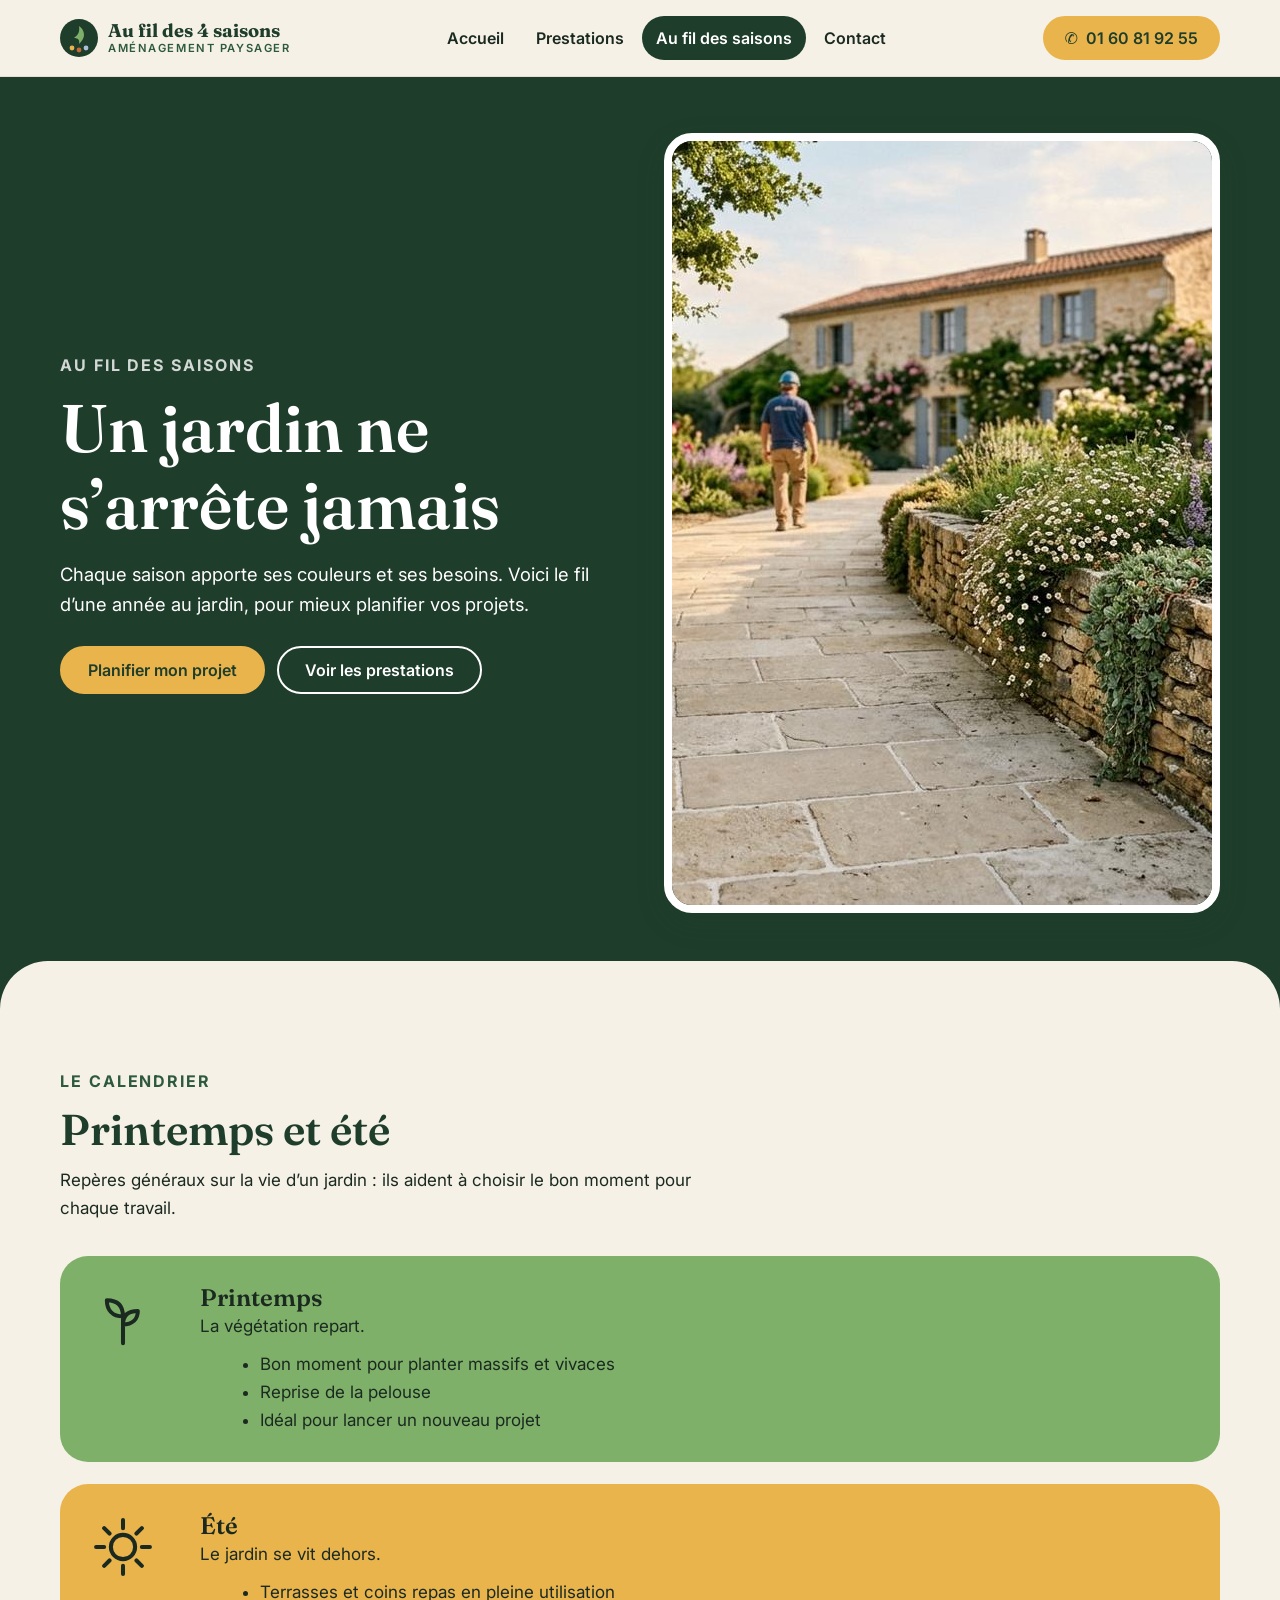
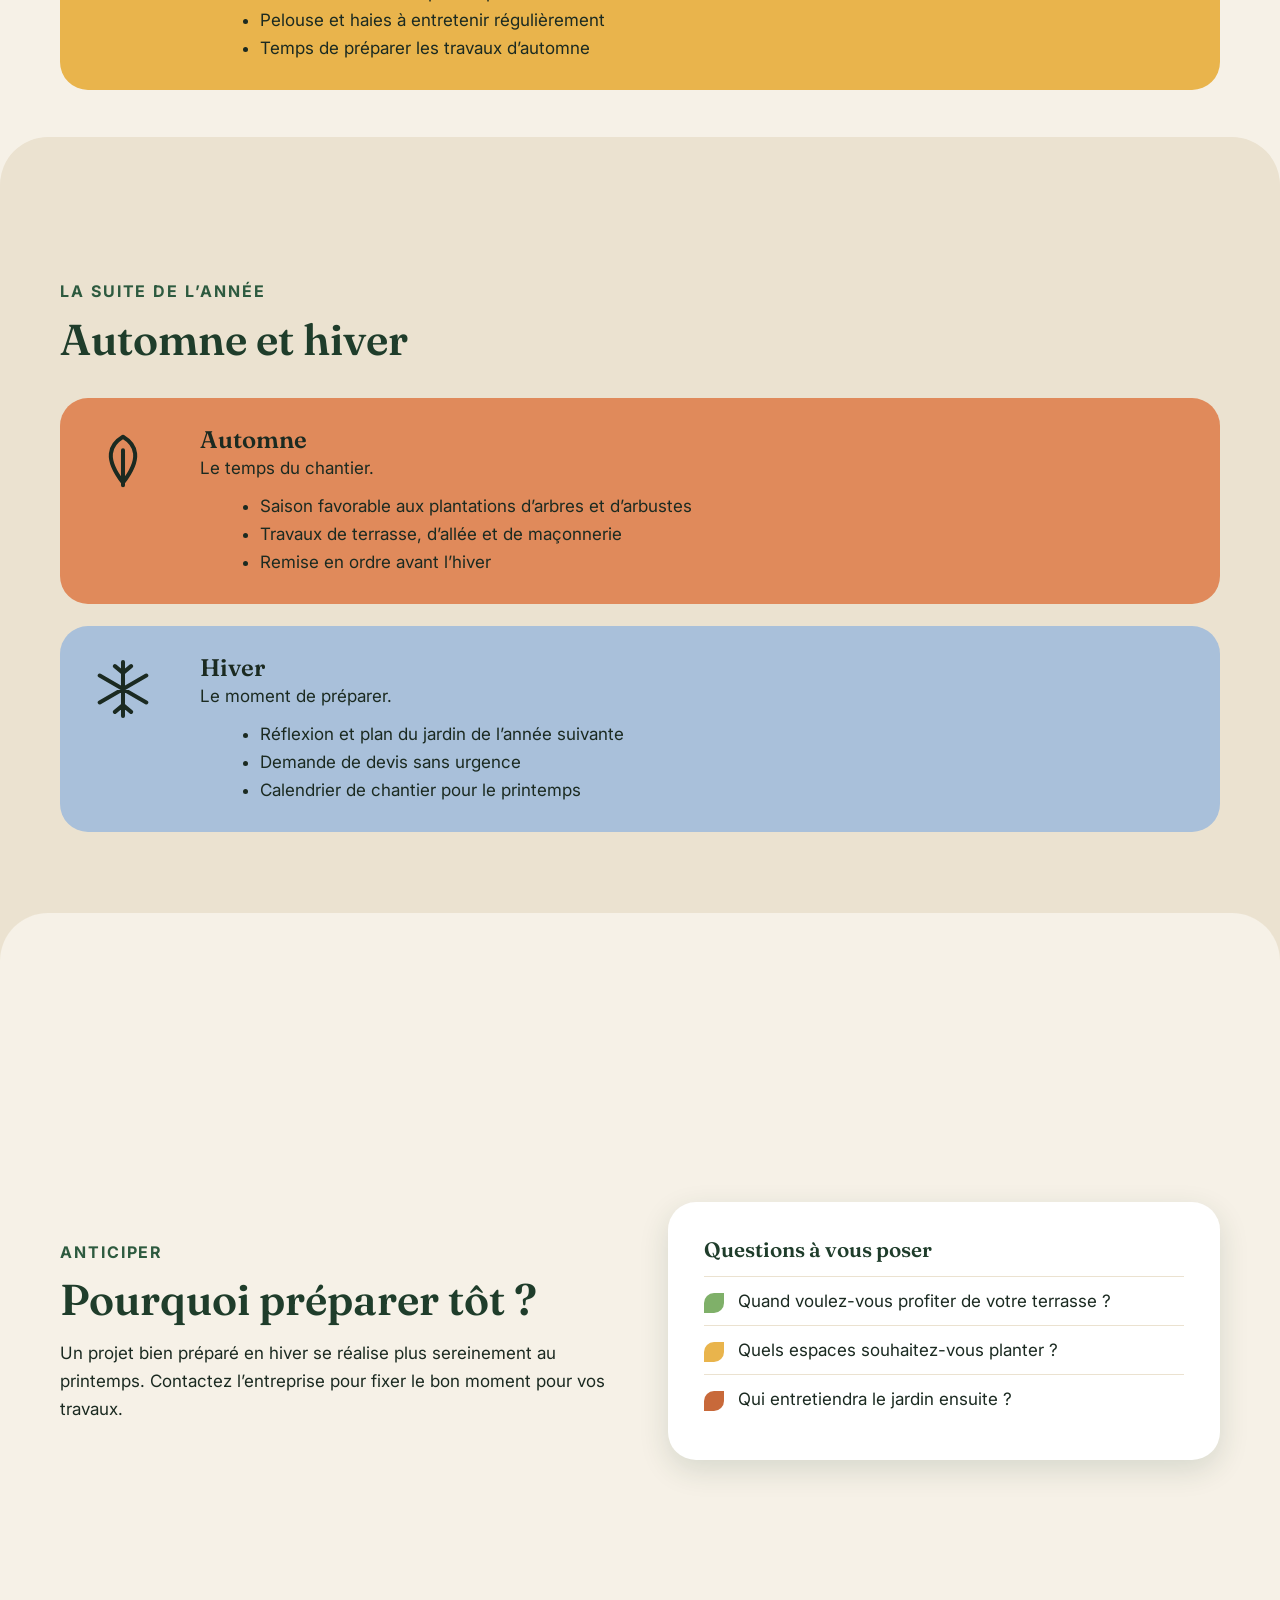
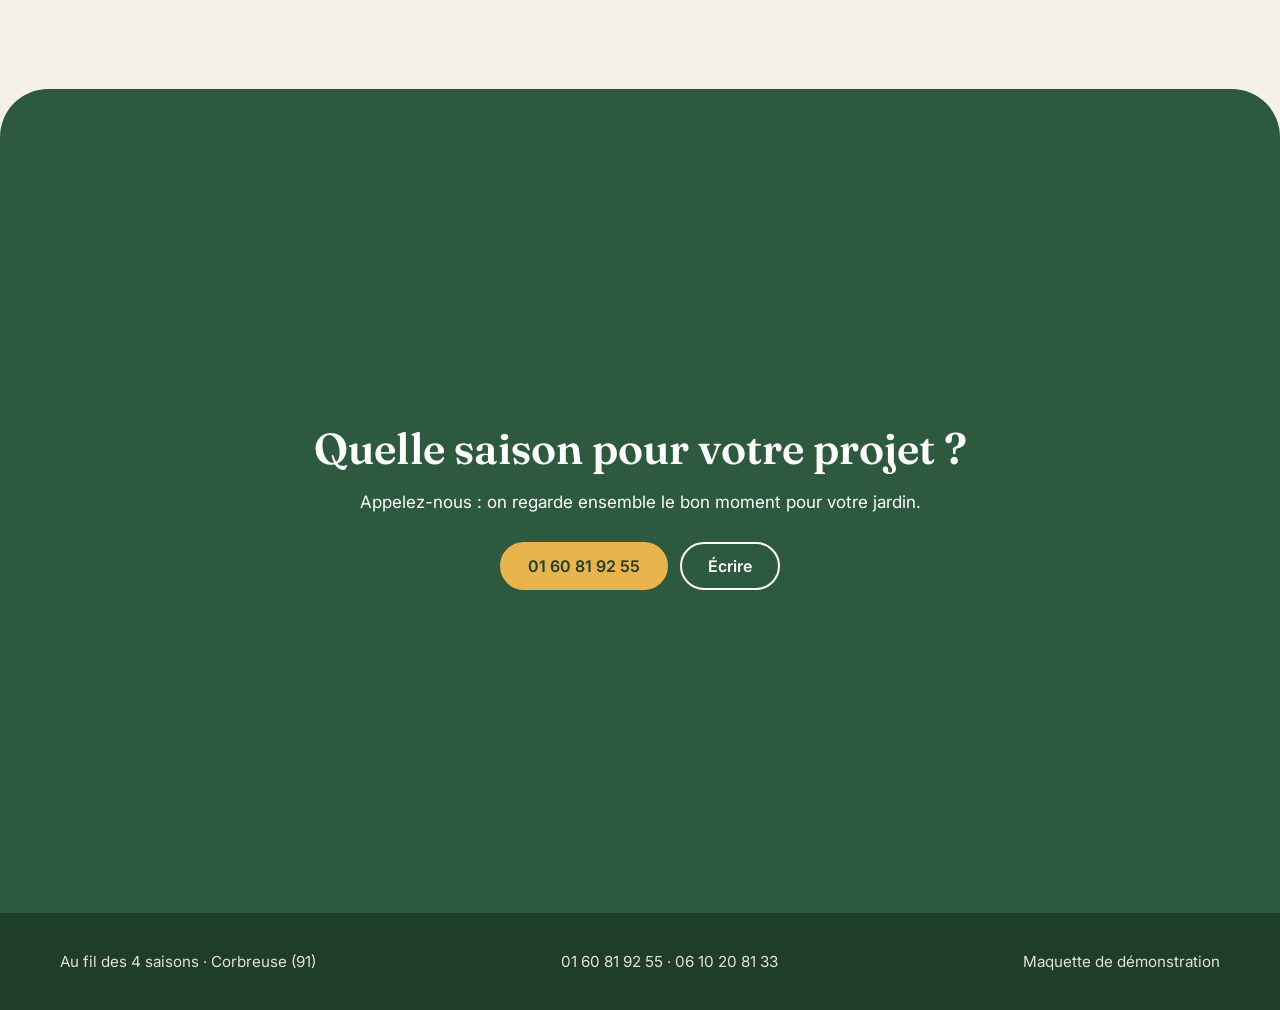
<file: saisons.html>
<!DOCTYPE html>
<html lang="fr"><head><meta charset="utf-8"><meta name="viewport" content="width=device-width,initial-scale=1">
<title>Au fil des saisons : le jardin toute l’année | Au fil des 4 saisons, Corbreuse</title>
<meta name="description" content="Printemps, été, automne, hiver : ce que demande un jardin à chaque saison. Au fil des 4 saisons, aménagement paysager à Corbreuse (91).">
<meta name="robots" content="noindex, nofollow">
<link rel="icon" href="data:image/svg+xml,%3Csvg xmlns='http://www.w3.org/2000/svg' viewBox='0 0 32 32'%3E%3Crect width='32' height='32' rx='8' fill='%231f3d2b'/%3E%3Cpath d='M16 6c6 4 8 10 0 20C8 16 10 10 16 6z' fill='%237fb069'/%3E%3C/svg%3E">
<link rel="preconnect" href="https://fonts.googleapis.com"><link rel="preconnect" href="https://fonts.gstatic.com" crossorigin>
<link rel="stylesheet" href="https://fonts.googleapis.com/css2?family=Fraunces:wght@600;700&family=Inter:wght@400;600;700&display=swap">
<link rel="stylesheet" href="css/style.css"></head><body>
<header><div class="wrap nav">
<a class="logo" href="https://webaunet.github.io/au-fil-des-4-saisons/" aria-label="Au fil des 4 saisons, accueil"><svg width="38" height="38" viewBox="0 0 38 38" aria-hidden="true"><circle cx="19" cy="19" r="19" fill="#1f3d2b"/><path d="M19 7c1 6-1 9-5 12 4 0 6 2 5 6 3-3 5-6 5-9 0-4-2-7-5-9z" fill="#7fb069"/><circle cx="12" cy="29" r="2.4" fill="#e9b44c"/><circle cx="19" cy="31" r="2.4" fill="#c8693a"/><circle cx="26" cy="29" r="2.4" fill="#a9c0da"/></svg><span>Au fil des 4 saisons<small>Aménagement paysager</small></span></a>
<nav id="menu" aria-label="Navigation principale"><ul>
<li><a href="index.html">Accueil</a></li><li><a href="prestations.html">Prestations</a></li><li><a href="saisons.html" aria-current="page">Au fil des saisons</a></li><li><a href="contact.html">Contact</a></li></ul></nav>
<div class="droite"><a class="btn tel" href="tel:+33160819255" aria-label="Appeler le 01 60 81 92 55">&#9990; <span>01 60 81 92 55</span></a>
<button class="burger" type="button" aria-expanded="false" aria-controls="menu" aria-label="Ouvrir le menu"><span></span></button></div>
</div></header>
<main>
<section class="entete"><div class="wrap">
<div><span class="sur">Au fil des saisons</span><h1>Un jardin ne s’arrête jamais</h1>
<p>Chaque saison apporte ses couleurs et ses besoins. Voici le fil d’une année au jardin, pour mieux planifier vos projets.</p>
<div class="btns"><a class="btn ocre" href="contact.html">Planifier mon projet</a><a class="btn clair" href="prestations.html">Voir les prestations</a></div></div>
<div class="photo-r" style="border:8px solid #fff"><img src="images/allee-jardin-muret.jpg" width="1400" height="764" alt="Allée dallée et muret de pierre fleuri au soleil couchant"></div>
</div></section>
<section class="bloc"><div class="wrap"><span class="sur">Le calendrier</span><h2>Printemps et été</h2><p style="margin-top:12px;max-width:40em">Repères généraux sur la vie d’un jardin : ils aident à choisir le bon moment pour chaque travail.</p>
<div class="long">
<div class="sai pr"><svg viewBox="0 0 52 52" aria-hidden="true"><path d="M26 44V24M26 24c-8 0-12-5-12-12 8 0 12 4 12 12zm0 6c7 0 11-4 11-10-7 0-11 3-11 10z" fill="none" stroke="#1b2a21" stroke-width="3" stroke-linecap="round" stroke-linejoin="round"/></svg><div><h3>Printemps</h3><p>La végétation repart.</p><ul><li>Bon moment pour planter massifs et vivaces</li><li>Reprise de la pelouse</li><li>Idéal pour lancer un nouveau projet</li></ul></div></div>
<div class="sai et"><svg viewBox="0 0 52 52" aria-hidden="true"><circle cx="26" cy="26" r="9" fill="none" stroke="#1b2a21" stroke-width="3"/><path d="M26 6v6M26 40v6M6 26h6M40 26h6M12 12l4 4M36 36l4 4M40 12l-4 4M16 36l-4 4" stroke="#1b2a21" stroke-width="3" stroke-linecap="round"/></svg><div><h3>Été</h3><p>Le jardin se vit dehors.</p><ul><li>Terrasses et coins repas en pleine utilisation</li><li>Pelouse et haies à entretenir régulièrement</li><li>Temps de préparer les travaux d’automne</li></ul></div></div>
</div></div></section>
<section class="bloc sable"><div class="wrap"><span class="sur">La suite de l’année</span><h2>Automne et hiver</h2>
<div class="long"><div class="sai au"><svg viewBox="0 0 52 52" aria-hidden="true"><path d="M26 8c10 6 14 16 0 34C12 24 16 14 26 8zM26 18v26" fill="none" stroke="#1b2a21" stroke-width="3" stroke-linecap="round" stroke-linejoin="round"/></svg><div><h3>Automne</h3><p>Le temps du chantier.</p><ul><li>Saison favorable aux plantations d’arbres et d’arbustes</li><li>Travaux de terrasse, d’allée et de maçonnerie</li><li>Remise en ordre avant l’hiver</li></ul></div></div>
<div class="sai hi"><svg viewBox="0 0 52 52" aria-hidden="true"><path d="M26 6v40M8.700 16l34.600 20M8.700 36l34.600-20M20 9l6 5 6-5M20 43l6-5 6 5" fill="none" stroke="#1b2a21" stroke-width="3" stroke-linecap="round" stroke-linejoin="round"/></svg><div><h3>Hiver</h3><p>Le moment de préparer.</p><ul><li>Réflexion et plan du jardin de l’année suivante</li><li>Demande de devis sans urgence</li><li>Calendrier de chantier pour le printemps</li></ul></div></div>
</div></div></section>
<section class="bloc"><div class="wrap deux"><div><span class="sur">Anticiper</span><h2>Pourquoi préparer tôt ?</h2><p style="margin-top:14px">Un projet bien préparé en hiver se réalise plus sereinement au printemps. Contactez l’entreprise pour fixer le bon moment pour vos travaux.</p></div>
<div class="carte-a"><h3>Questions à vous poser</h3><ul><li>Quand voulez-vous profiter de votre terrasse ?</li><li>Quels espaces souhaitez-vous planter ?</li><li>Qui entretiendra le jardin ensuite ?</li></ul></div></div></section>
<section class="bloc vert"><div class="wrap" style="text-align:center"><h2>Quelle saison pour votre projet ?</h2><p style="margin:14px auto 26px;max-width:34em">Appelez-nous : on regarde ensemble le bon moment pour votre jardin.</p><div class="btns" style="justify-content:center"><a class="btn ocre" href="tel:+33160819255">01 60 81 92 55</a><a class="btn clair" style="color:#fff;border-color:#fff" href="contact.html">Écrire</a></div></div></section>
</main>
<footer><div class="wrap"><span>Au fil des 4 saisons · Corbreuse (91)</span><span><a href="tel:+33160819255">01 60 81 92 55</a> · <a href="tel:+33610208133">06 10 20 81 33</a></span><span>Maquette de démonstration</span></div></footer>
<script src="js/main.js"></script></body></html>
</file>
<file: css/style.css>
:root{--vert:#1f3d2b;--vert2:#2d5a3f;--creme:#f6f1e7;--sable:#ebe2d0;--encre:#1b2a21;--pr:#7fb069;--et:#e9b44c;--au:#c8693a;--hi:#5b7fa6;--r:28px;--ombre:0 10px 30px rgba(31,61,43,.14);--h:76px}
*{box-sizing:border-box;margin:0}
html{scroll-behavior:smooth;scroll-padding-top:calc(var(--h) + 12px)}
body{font:17px/1.65 Inter,system-ui,sans-serif;color:var(--encre);background:var(--creme);overflow-x:hidden}
img{max-width:100%;display:block}
h1,h2,h3{font-family:Fraunces,Georgia,serif;line-height:1.15;color:var(--vert);font-weight:600}
h1{font-size:clamp(2.3rem,5.6vw,4.2rem)}h2{font-size:clamp(1.8rem,3.6vw,2.7rem)}h3{font-size:1.3rem}
a{color:inherit}
.wrap{width:min(1160px,100% - 32px);margin:auto}
.btn{display:inline-flex;align-items:center;justify-content:center;gap:8px;min-height:48px;padding:0 26px;border-radius:99px;font-weight:600;text-decoration:none;border:2px solid var(--vert);background:var(--vert);color:#fff;transition:.2s;cursor:pointer;font-size:1rem;font-family:inherit}
.btn:hover{background:var(--vert2);transform:translateY(-2px);box-shadow:var(--ombre)}
.btn.clair{background:transparent;color:var(--vert)}.btn.clair:hover{background:var(--vert);color:#fff}
.btn.ocre{background:var(--et);border-color:var(--et);color:var(--vert)}.btn.ocre:hover{background:#f2c463}
:focus-visible{outline:3px solid var(--au);outline-offset:3px}
.fil{display:flex;gap:6px;margin-bottom:18px}.fil i{width:34px;height:6px;border-radius:9px}
.fil i:nth-child(1){background:var(--pr)}.fil i:nth-child(2){background:var(--et)}.fil i:nth-child(3){background:var(--au)}.fil i:nth-child(4){background:var(--hi)}
.sur{font-size:.85rem;font-weight:700;letter-spacing:.12em;text-transform:uppercase;color:var(--vert2);margin-bottom:10px;display:block}
/* header */
header{position:sticky;top:0;z-index:50;background:rgba(246,241,231,.96);backdrop-filter:blur(8px);border-bottom:1px solid rgba(31,61,43,.1)}
.nav{display:flex;align-items:center;justify-content:space-between;height:var(--h);gap:14px}
.logo{min-height:48px;display:flex;align-items:center;gap:10px;text-decoration:none;font-family:Fraunces,serif;font-weight:700;color:var(--vert);font-size:1.15rem;line-height:1.05}
.logo svg{flex:none}.logo small{display:block;font:600 .7rem Inter;letter-spacing:.14em;text-transform:uppercase;color:var(--vert2)}
nav ul{display:flex;gap:4px;list-style:none;padding:0}
nav a{display:block;padding:10px 14px;border-radius:99px;text-decoration:none;font-weight:600;font-size:1rem;min-height:44px;line-height:24px}
nav a:hover{background:var(--sable)}nav a[aria-current=page]{background:var(--vert);color:#fff}
.tel{white-space:nowrap;min-height:44px;padding:0 20px;background:var(--et);border-color:var(--et);color:var(--vert)}
.tel:hover{background:#f2c463}
.burger{display:none;width:48px;height:48px;border:0;background:var(--sable);border-radius:14px;cursor:pointer;position:relative}
.burger span,.burger span::before,.burger span::after{position:absolute;left:13px;width:22px;height:2.5px;background:var(--vert);border-radius:2px;content:"";transition:.2s}
.burger span{top:23px}.burger span::before{left:0;top:-7px}.burger span::after{left:0;top:7px}
.burger[aria-expanded=true] span{background:transparent}.burger[aria-expanded=true] span::before{top:0;transform:rotate(45deg)}.burger[aria-expanded=true] span::after{top:0;transform:rotate(-45deg)}
.droite{display:flex;align-items:center;gap:10px}
@media(max-width:980px){.burger{display:block}
nav{position:absolute;left:0;right:0;top:var(--h);background:var(--creme);border-bottom:1px solid rgba(31,61,43,.15);padding:10px 16px 18px;display:none;box-shadow:var(--ombre)}
nav.ouvert{display:block}nav ul{flex-direction:column}nav a{padding:12px 16px;font-size:1.05rem}}
@media(max-width:420px){.tel span{display:none}.tel{padding:0 14px}.logo{font-size:1rem}}
/* sections */
section{padding:84px 0}
.hero{background:var(--creme);padding:56px 0 96px;min-height:calc(100svh - var(--h))}
.hero .wrap{display:grid;grid-template-columns:1.05fr .95fr;gap:48px;align-items:center}
.hero p.lead{font-size:1.2rem;margin:20px 0 30px;max-width:34em}
.btns{display:flex;flex-wrap:wrap;gap:12px}
.arche{border-radius:999px 999px var(--r) var(--r);overflow:hidden;box-shadow:var(--ombre);aspect-ratio:4/5;position:relative;border:8px solid #fff}
.arche img{width:100%;height:100%;object-fit:cover;object-position:60% 50%}
.pastilles{display:flex;gap:10px;margin-top:30px;flex-wrap:wrap}
.pastilles span{display:flex;align-items:center;gap:8px;font-weight:600;font-size:.95rem;background:#fff;border-radius:99px;padding:6px 14px 6px 8px}
.pastilles b{width:16px;height:16px;border-radius:50%}
@media(max-width:860px){.hero .wrap{grid-template-columns:1fr}.arche{aspect-ratio:4/3;order:-1;border-radius:var(--r)}.hero{min-height:0;padding:28px 0 72px}}
.apropos{background:var(--sable);border-radius:48px 48px 0 0;margin-top:-48px;position:relative;padding-top:96px}
.deux{display:grid;grid-template-columns:1fr 1fr;gap:56px;align-items:center}
.carte-a{background:#fff;border-radius:var(--r);padding:36px;box-shadow:var(--ombre)}
.carte-a ul{list-style:none;padding:0;margin-top:14px}.carte-a li{padding:10px 0 10px 34px;position:relative;border-top:1px solid var(--sable)}
.carte-a li::before{content:"";position:absolute;left:0;top:16px;width:20px;height:20px;border-radius:50% 0 50% 0;background:var(--pr)}
.carte-a li:nth-child(2)::before{background:var(--et)}.carte-a li:nth-child(3)::before{background:var(--au)}
.photo-r{border-radius:var(--r);overflow:hidden;box-shadow:var(--ombre)}.photo-r img{width:100%;aspect-ratio:4/3;object-fit:cover}
@media(max-width:860px){.deux{grid-template-columns:1fr;gap:32px}}
.presta{background:var(--creme);border-radius:48px 48px 0 0;margin-top:-48px;padding-top:96px}
.grille{display:grid;grid-template-columns:repeat(3,1fr);gap:24px;margin-top:40px}
.carte{background:#fff;border-radius:var(--r);overflow:hidden;box-shadow:var(--ombre);display:flex;flex-direction:column}
.carte img{aspect-ratio:16/10;width:100%;object-fit:cover}
.carte div{padding:22px 24px 26px}.carte p{margin-top:8px;font-size:1rem}
@media(max-width:980px){.grille{grid-template-columns:1fr 1fr}}@media(max-width:620px){.grille{grid-template-columns:1fr}}
.saisons{background:var(--vert);color:#f3eee2;border-radius:48px 48px 0 0;margin-top:-48px;padding-top:96px}
.saisons h2,.saisons .sur{color:#fff}.saisons .sur{opacity:.8}
.quatre{display:grid;grid-template-columns:repeat(4,1fr);gap:18px;margin-top:40px}
.s{border-radius:var(--r);padding:28px 24px;color:var(--encre)}
.s svg{width:52px;height:52px;margin-bottom:14px}.s h3{color:var(--encre)}.s p{margin-top:8px;font-size:1rem}
.s.pr{background:var(--pr)}.s.et{background:var(--et)}.s.au{background:#e08a5b}.s.hi{background:#a9c0da}
@media(max-width:980px){.quatre{grid-template-columns:1fr 1fr}}@media(max-width:560px){.quatre{grid-template-columns:1fr}}
.etapes{background:var(--creme);border-radius:48px 48px 0 0;margin-top:-48px;padding-top:96px}
.etapes ol{list-style:none;padding:0;counter-reset:e;display:grid;gap:18px;margin-top:26px}
.etapes li{counter-increment:e;background:#fff;border-radius:20px;padding:20px 22px 20px 74px;position:relative;box-shadow:var(--ombre)}
.etapes li::before{content:counter(e);position:absolute;left:18px;top:18px;width:40px;height:40px;border-radius:50%;background:var(--vert);color:#fff;display:grid;place-items:center;font:700 1.1rem Fraunces,serif}
.etapes li strong{display:block;color:var(--vert)}
.cta{background:var(--vert2);color:#fff;border-radius:48px 48px 0 0;margin-top:-48px;padding-top:96px;text-align:center}
.cta h2{color:#fff}.cta p{max-width:34em;margin:16px auto 28px}.cta .btns{justify-content:center}
.cta .btn.clair{color:#fff;border-color:#fff}.cta .btn.clair:hover{background:#fff;color:var(--vert)}
footer{background:var(--vert);color:#e8e2d3;padding:26px 0;font-size:.95rem}
footer .wrap{display:flex;flex-wrap:wrap;gap:12px 28px;justify-content:space-between;align-items:center}
footer a{text-decoration:none;display:inline-block;padding:10px 0;min-height:44px}footer a:hover{text-decoration:underline}
@media(prefers-reduced-motion:reduce){*{transition:none!important;scroll-behavior:auto!important}}

@media(max-width:620px){section{padding:56px 0}.apropos,.presta,.saisons,.etapes,.cta{padding-top:72px}
.carte{flex-direction:row;align-items:stretch}.carte img{width:108px;aspect-ratio:auto;flex:none;height:auto}.carte div{padding:14px 16px}.carte h3{font-size:1.1rem}.carte p{font-size:1rem;margin-top:4px}.grille{gap:14px;margin-top:26px}
.s{display:grid;grid-template-columns:48px 1fr;column-gap:14px;padding:18px}.s svg{width:44px;height:44px;margin:0;grid-row:span 2}.s p{margin-top:2px}.quatre{gap:12px;margin-top:26px}
.carte-a{padding:24px}.etapes ol{gap:12px}.etapes li{padding:14px 16px 14px 66px}.etapes li::before{top:14px}.hero p.lead{font-size:1.1rem;margin:14px 0 22px}.pastilles{margin-top:20px}}
.sur{font-size:1rem}.pastilles span{font-size:1rem}
@media(min-width:981px){main>section{min-height:calc(100svh - var(--h));display:flex;flex-direction:column;justify-content:center}.g4{grid-template-columns:repeat(4,1fr)}.g4 .carte img{aspect-ratio:4/3}}
@media(max-width:620px){.etapes .photo-r img{aspect-ratio:16/9}}
/* pages internes */
.entete{background:var(--vert);color:#fff;padding:56px 0 96px}
.entete .wrap{display:grid;grid-template-columns:1fr 1fr;gap:48px;align-items:center}
.entete h1,.entete .sur{color:#fff}.entete .sur{opacity:.8}.entete p{margin:16px 0 26px;font-size:1.15rem;max-width:32em}
.entete .btn.clair{color:#fff;border-color:#fff}.entete .btn.clair:hover{background:#fff;color:var(--vert)}
.mosaique{display:grid;grid-template-columns:1.2fr 1fr;grid-template-rows:1fr 1fr;gap:12px;aspect-ratio:5/4}
.mosaique img{width:100%;height:100%;object-fit:cover;border-radius:var(--r)}
.mosaique img:first-child{grid-row:span 2;border-radius:var(--r) 120px var(--r) var(--r)}
@media(max-width:860px){.entete .wrap{grid-template-columns:1fr}.entete{padding:36px 0 80px}.mosaique{aspect-ratio:16/10}}
.bloc{background:var(--creme);border-radius:48px 48px 0 0;margin-top:-48px;padding-top:96px}
.bloc.sable{background:var(--sable)}
.bloc.vert{background:var(--vert2);color:#fff}.bloc.vert h2,.bloc.vert h3{color:#fff}
.liste{display:grid;gap:14px;margin-top:22px;list-style:none;padding:0}
.liste li{background:#fff;border-radius:18px;padding:16px 20px;box-shadow:var(--ombre)}
.liste strong{display:block;color:var(--vert)}
.inverse{direction:rtl}.inverse>*{direction:ltr}
@media(max-width:860px){.inverse{direction:ltr}}
.tuiles{display:grid;grid-template-columns:repeat(3,1fr);gap:18px;margin-top:30px}
.tuile{background:#fff;color:var(--encre);border-radius:var(--r);padding:26px}.tuile h3{color:var(--vert)}.tuile p{margin-top:8px}
@media(max-width:860px){.tuiles{grid-template-columns:1fr}}
.long{display:grid;gap:22px;margin-top:34px}
.sai{display:grid;grid-template-columns:90px 1fr;gap:22px;border-radius:var(--r);padding:28px;color:var(--encre)}
.sai svg{width:70px;height:70px}.sai h3{color:var(--encre);font-size:1.5rem}.sai ul{margin:10px 0 0 20px}
.sai.pr{background:var(--pr)}.sai.et{background:var(--et)}.sai.au{background:#e08a5b}.sai.hi{background:#a9c0da}
@media(max-width:620px){.sai{grid-template-columns:1fr;padding:22px}.sai svg{width:52px;height:52px}}
/* formulaire */
.formcarte{background:#fff;border-radius:var(--r);padding:34px;box-shadow:var(--ombre)}
.champ{margin-bottom:18px}.champ label{display:block;font-weight:700;margin-bottom:6px;color:var(--vert)}
.champ input,.champ select,.champ textarea{width:100%;min-height:48px;padding:10px 14px;border:2px solid #c9c2ae;border-radius:14px;font:inherit;font-size:16px;background:#fff;color:var(--encre)}
.champ textarea{min-height:110px;resize:vertical}.champ input:focus,.champ select:focus,.champ textarea:focus{outline:3px solid var(--au);outline-offset:1px;border-color:var(--vert)}
.champ .err{color:#a13a12;font-weight:600;margin-top:6px;min-height:0}.champ [aria-invalid=true]{border-color:#a13a12}
.formcarte .btn{width:100%}
.recap{display:none;margin-top:22px}.recap.visible{display:block}
.recap pre{white-space:pre-wrap;font:inherit;background:var(--sable);padding:16px;border-radius:14px;margin:12px 0}
.recap .btns{display:grid;grid-template-columns:repeat(3,1fr);gap:10px}
.confirm{background:#e4f0dc;border-radius:14px;padding:14px 16px;font-weight:600;color:var(--vert)}
@media(max-width:620px){.recap .btns{grid-template-columns:1fr}.formcarte{padding:22px}}
.coord{display:grid;gap:14px;margin-top:22px}
.coord a{display:flex;align-items:center;gap:14px;background:#fff;border-radius:18px;padding:16px 20px;text-decoration:none;box-shadow:var(--ombre);min-height:64px;font-weight:600}
.coord a:hover{transform:translateY(-2px)}.coord small{display:block;font-weight:400;color:#4b5a50}
@media(max-width:620px){.sai{padding:18px}.entete .photo-r img{aspect-ratio:16/9}.long{gap:14px;margin-top:22px}}
</file>
